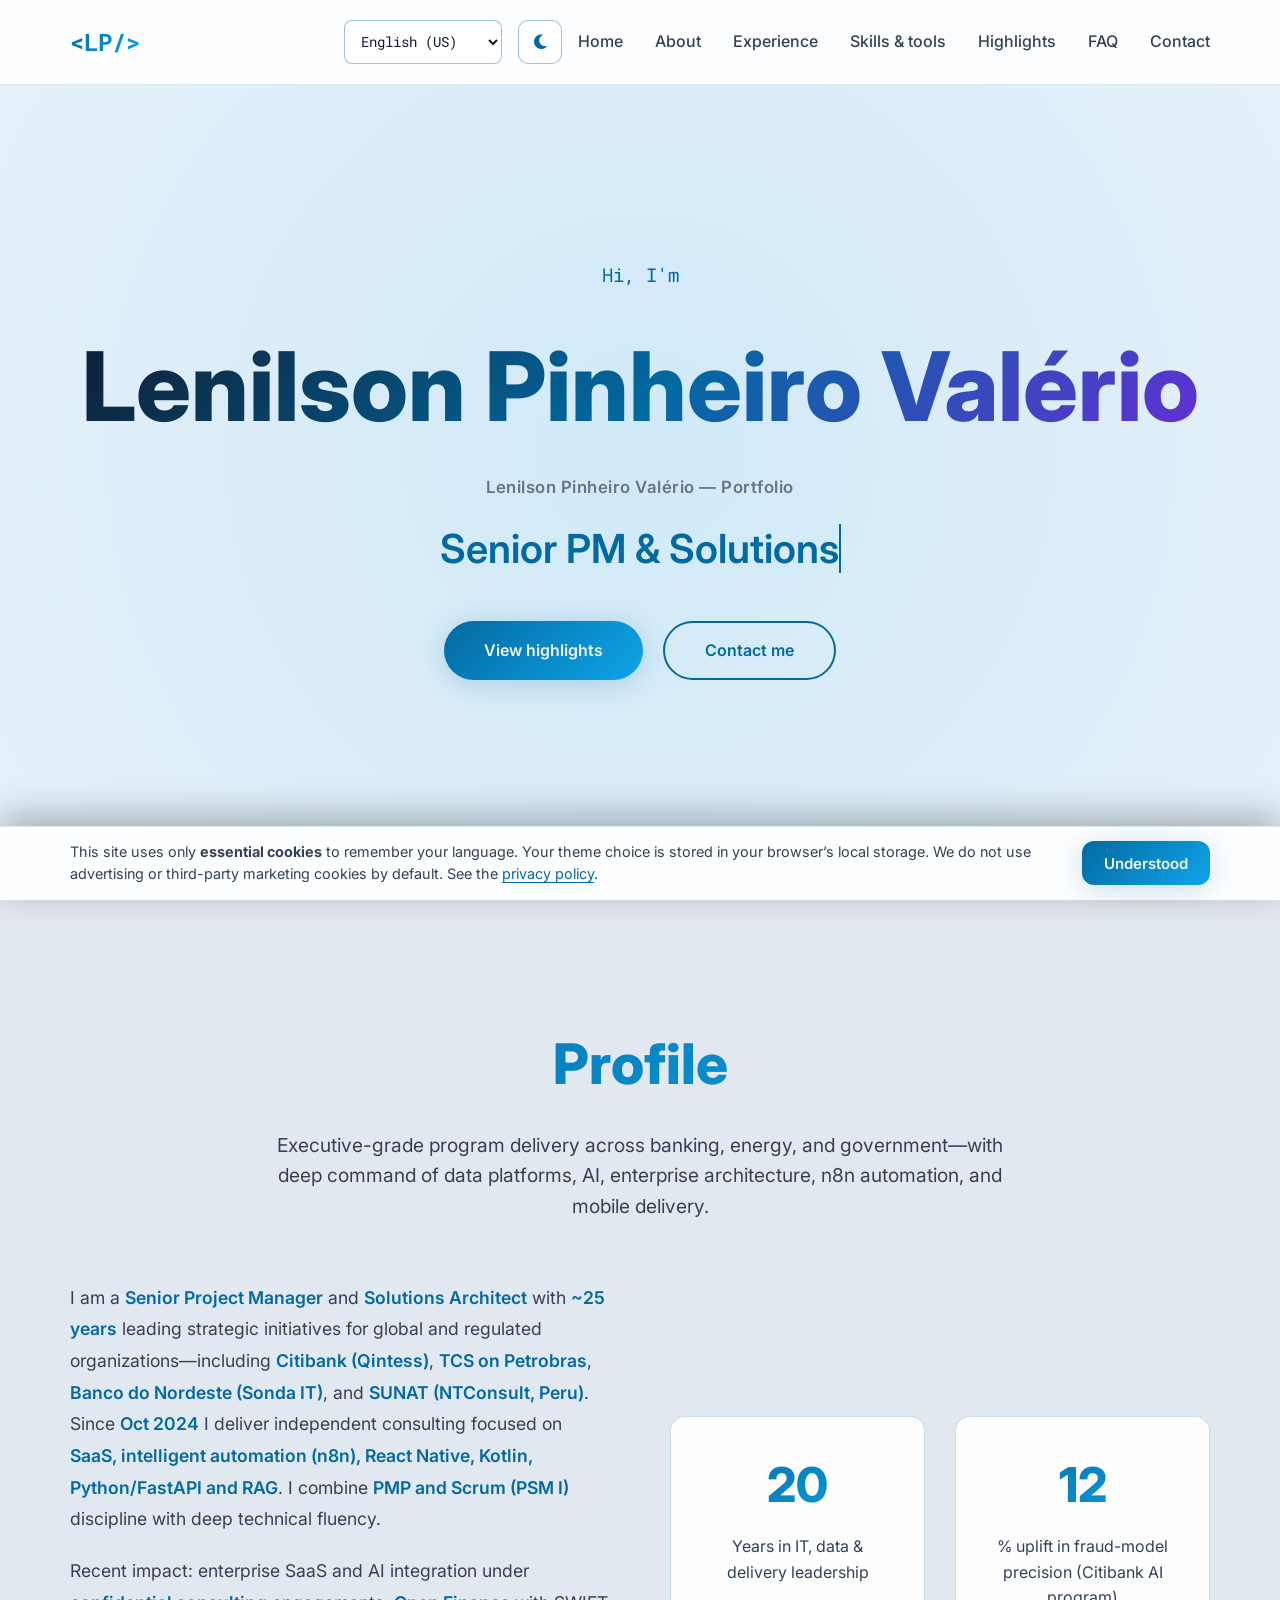
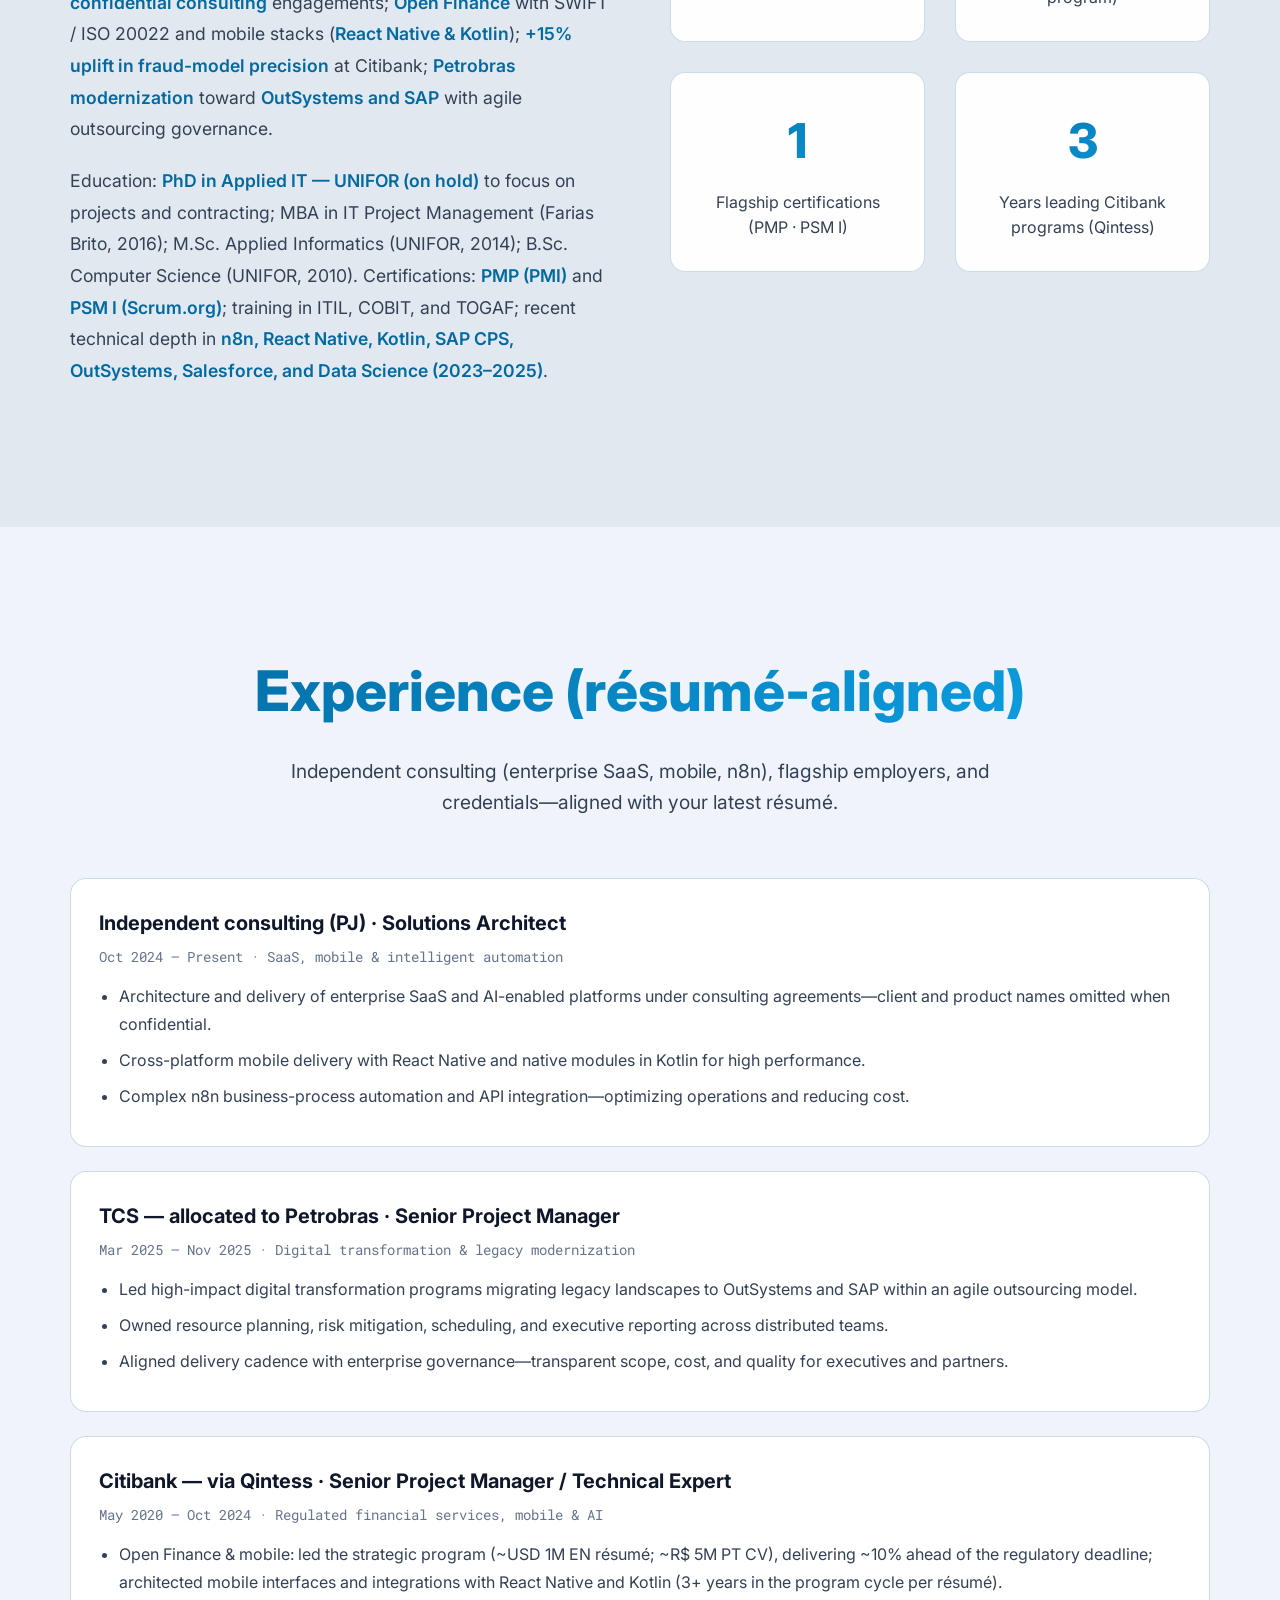
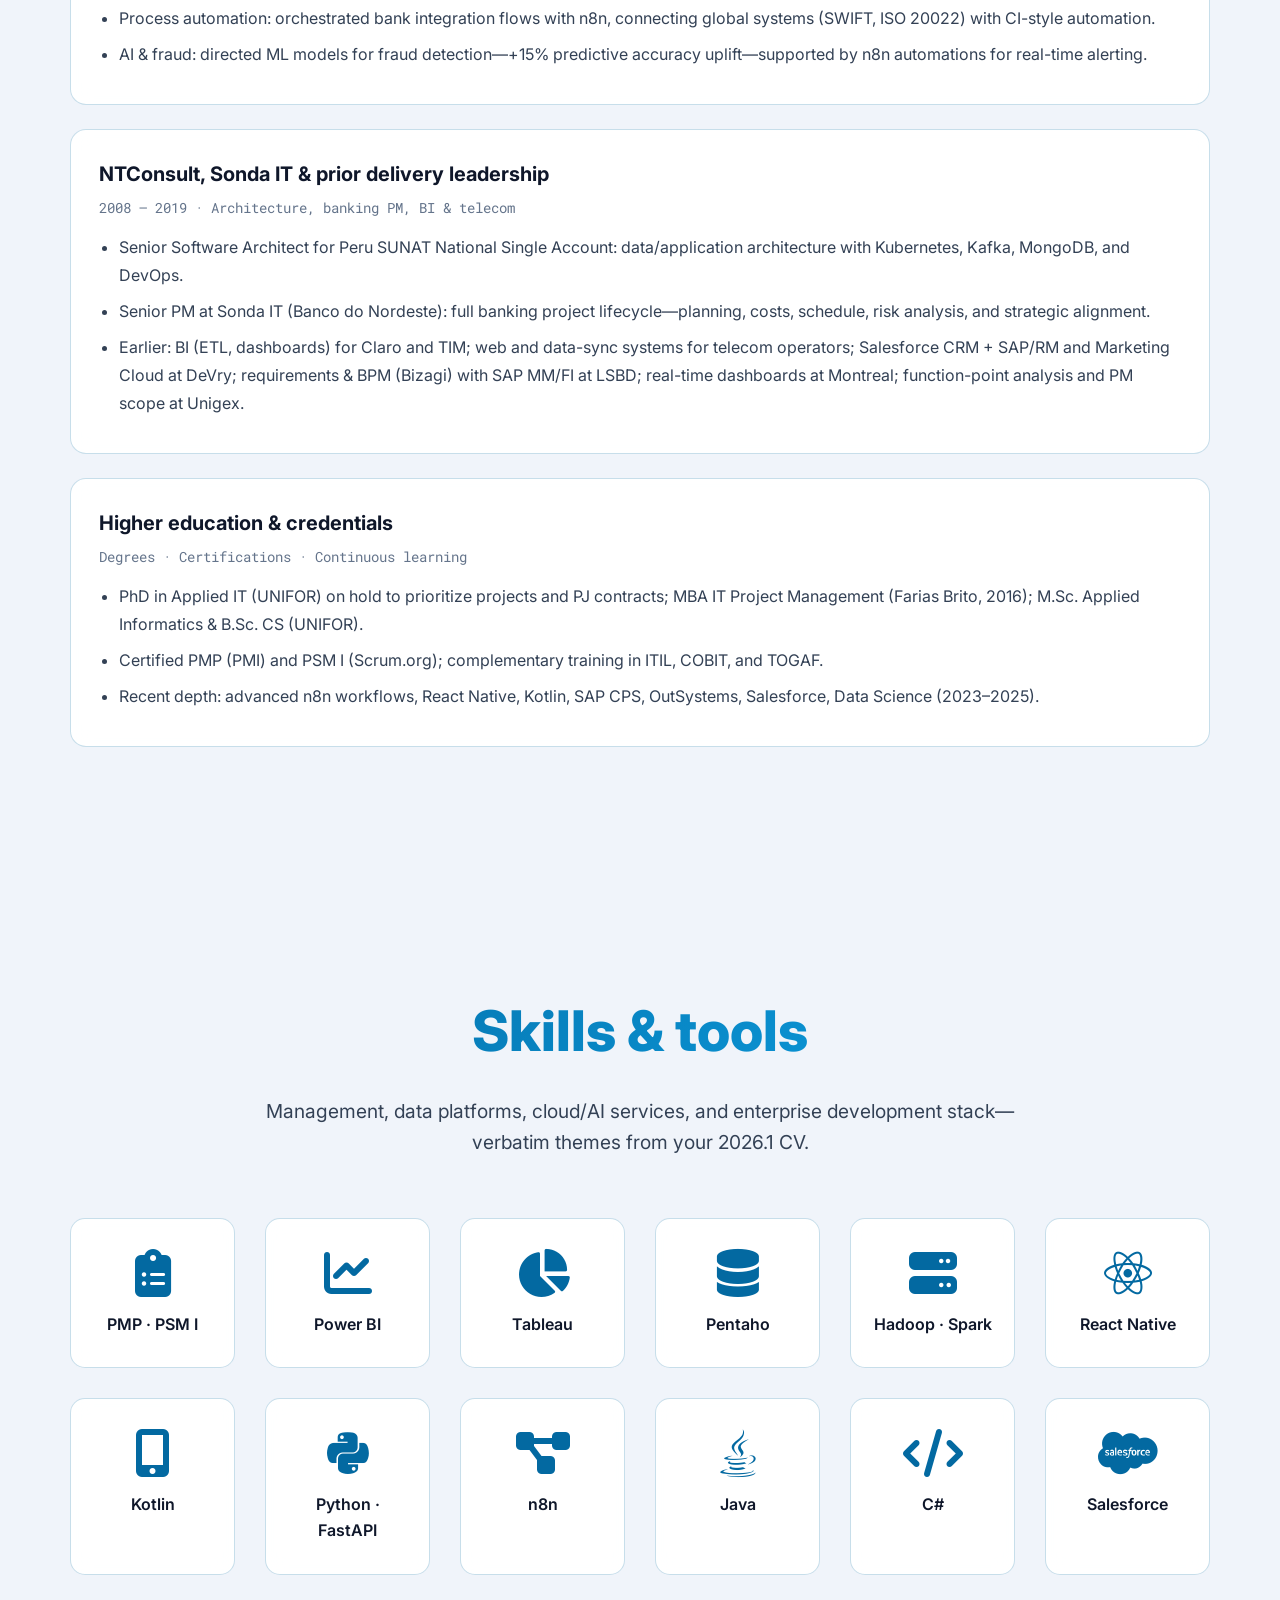
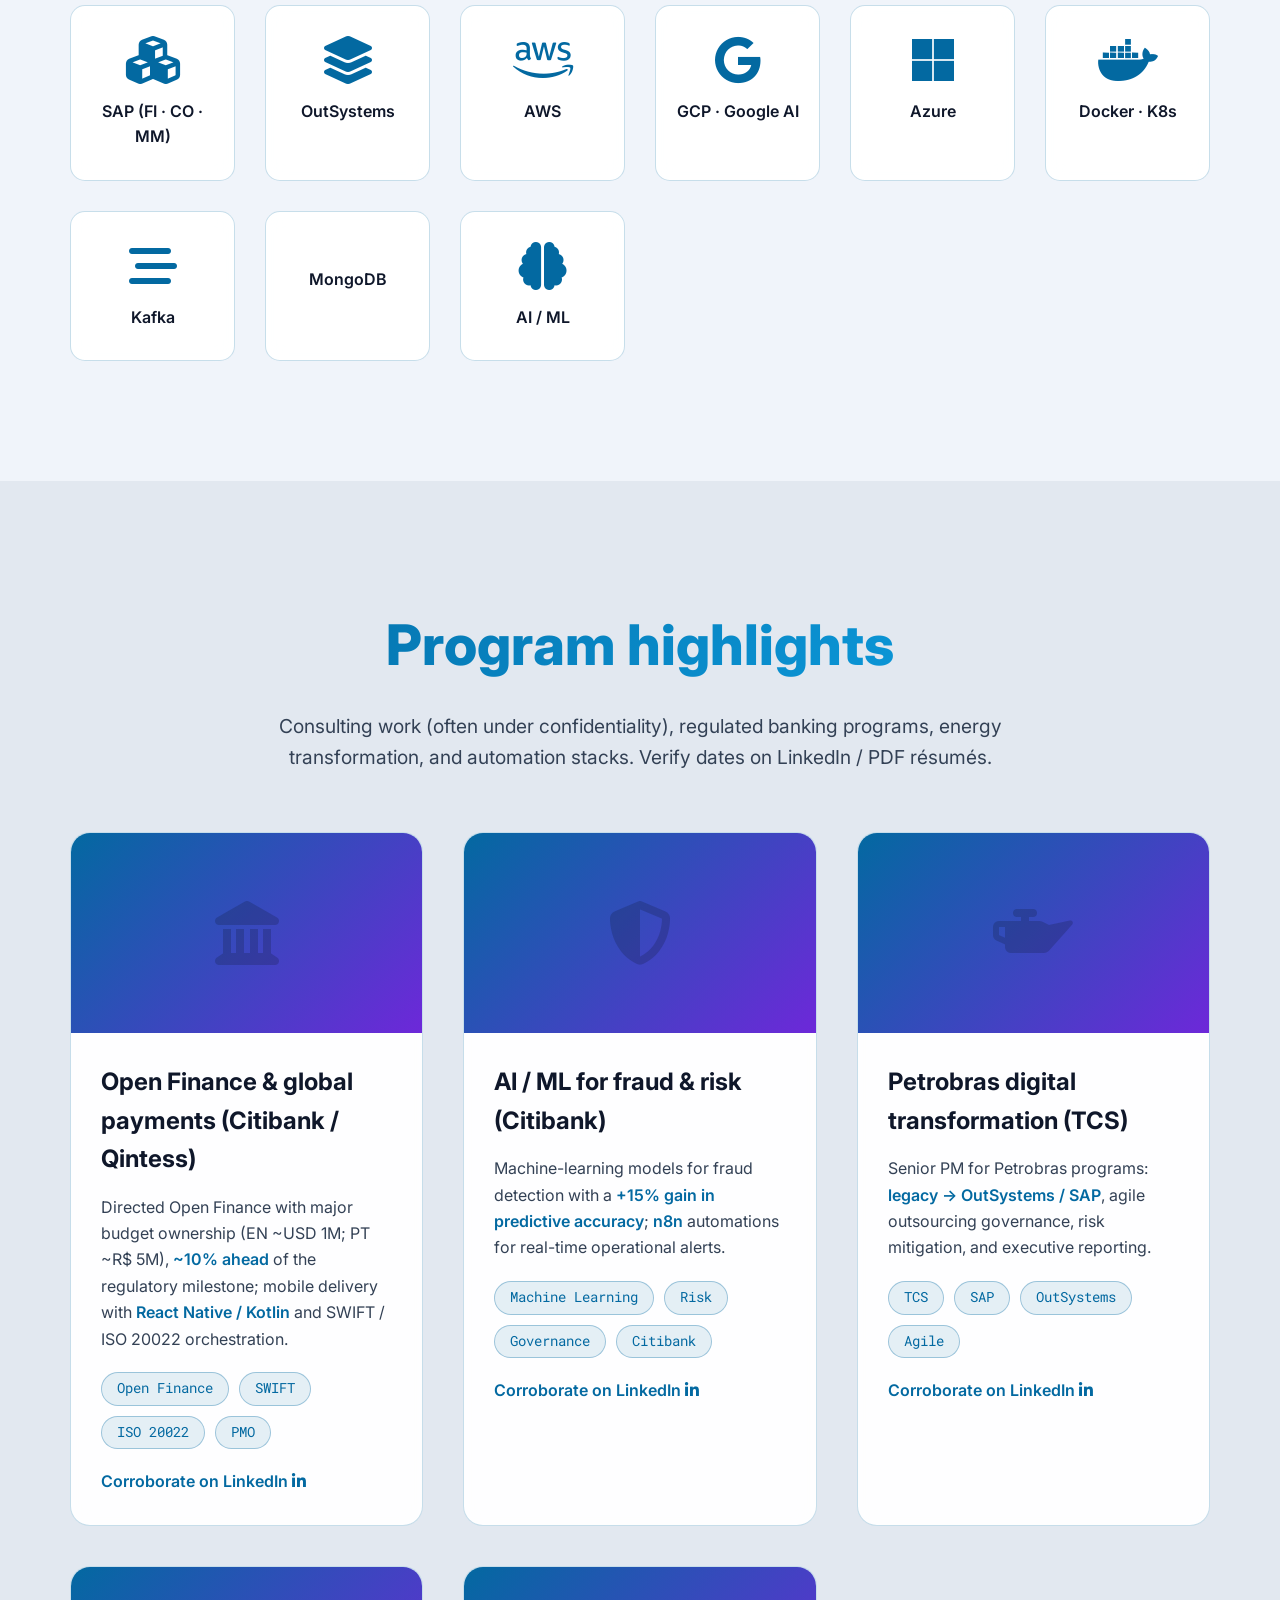
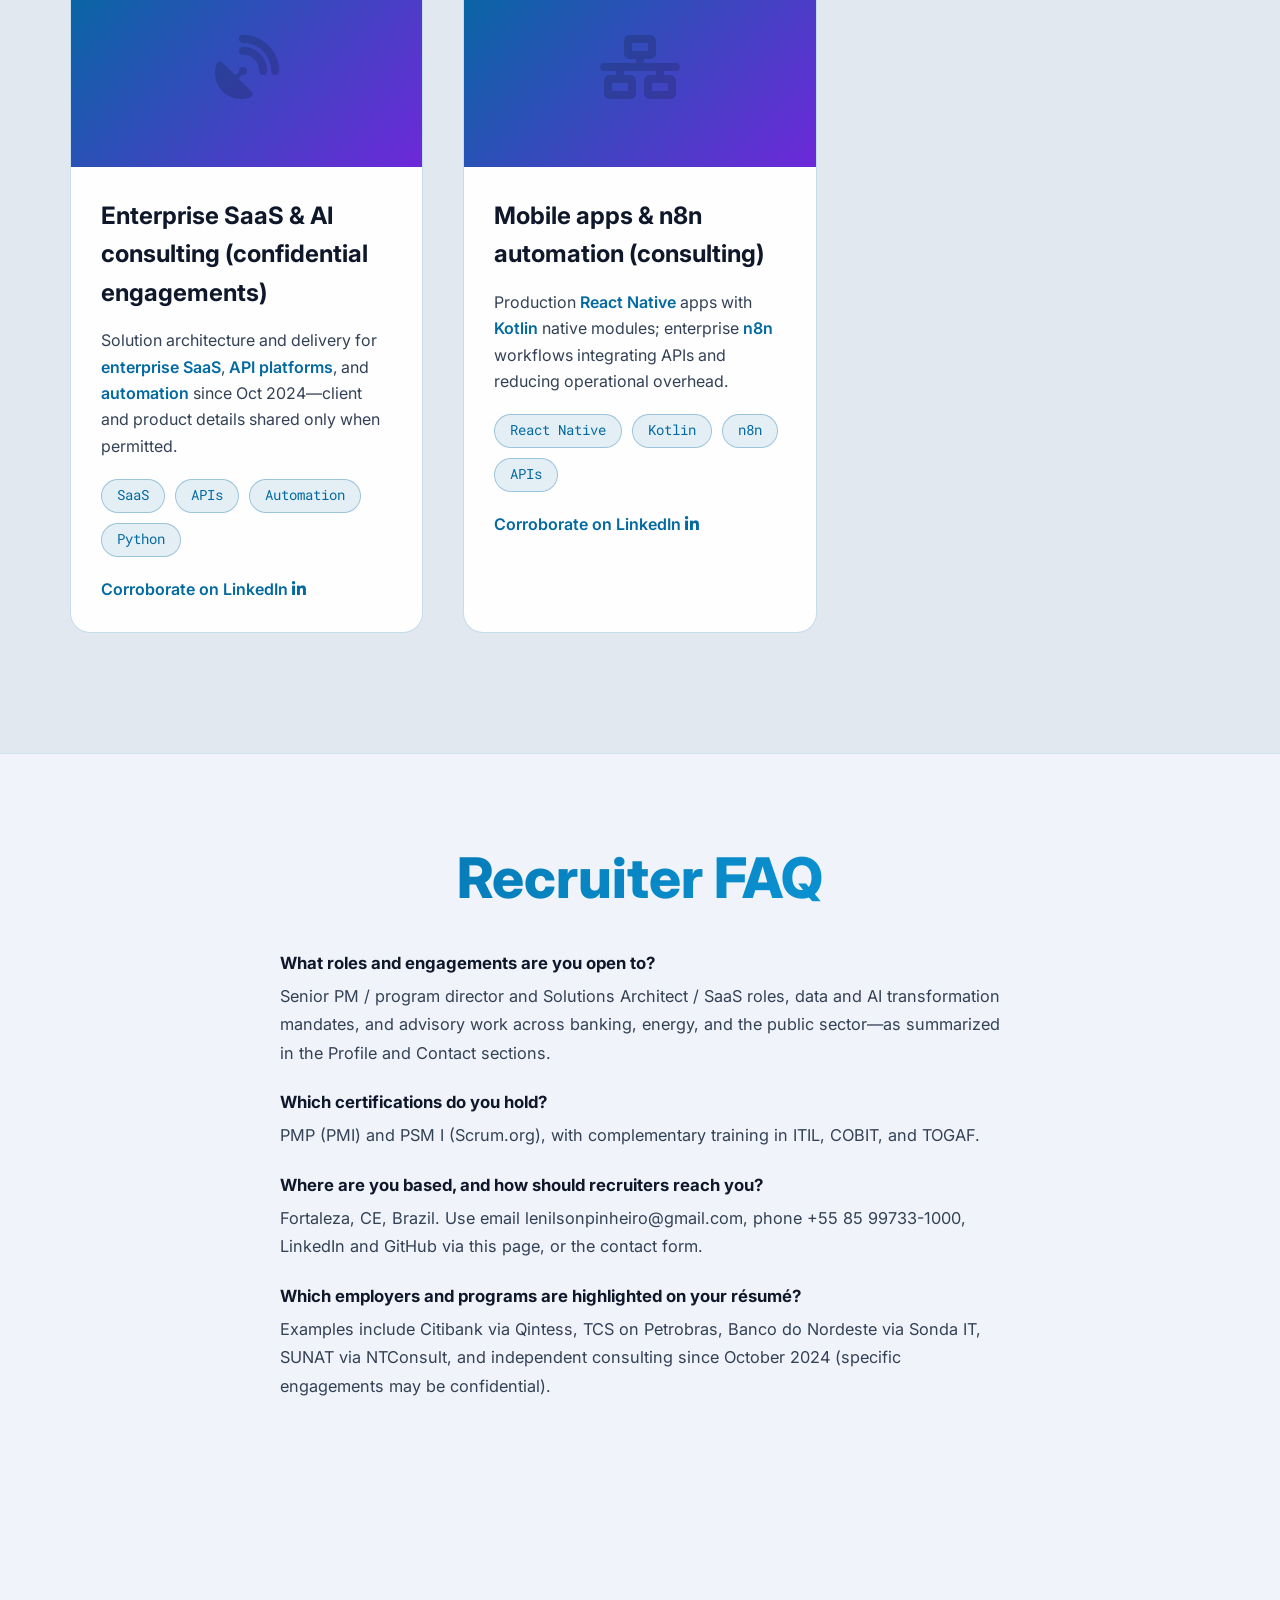
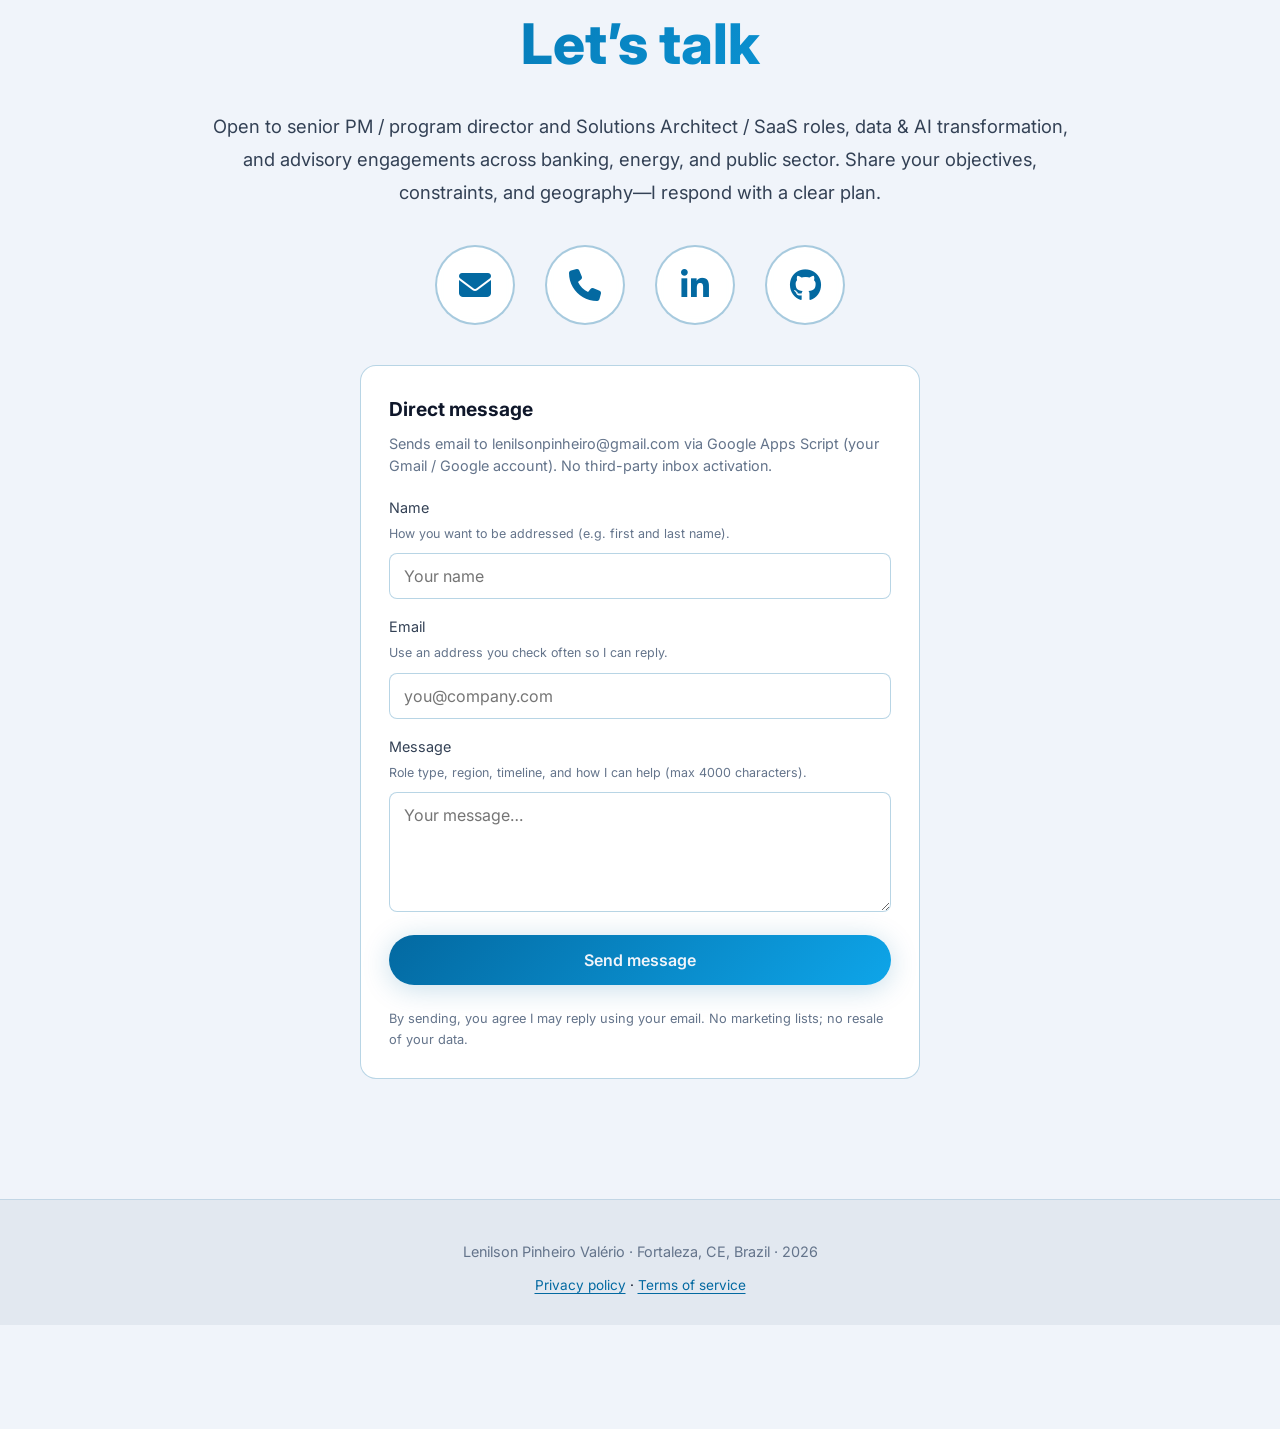
<file: index.html>
<!DOCTYPE html>
<html lang="en-US" class="portfolio-snap">
<head>
    <meta charset="UTF-8">
    <script>
    (function(){try{var k='portfolio_theme';var v=localStorage.getItem(k);var t=v==='light'||v==='dark'?v:(window.matchMedia('(prefers-color-scheme: light)').matches?'light':'dark');document.documentElement.setAttribute('data-theme',t);document.documentElement.style.colorScheme=t==='light'?'light':'dark';}catch(e){document.documentElement.setAttribute('data-theme','dark');document.documentElement.style.colorScheme='dark';}})();
    </script>
    <meta name="viewport" content="width=device-width, initial-scale=1.0, viewport-fit=cover">
    <meta name="robots" content="index, follow, max-image-preview:large, max-snippet:-1, max-video-preview:-1">
    <meta name="author" content="Lenilson Pinheiro Valério">
    <meta name="application-name" content="Lenilson Pinheiro Valério — Portfolio">
    <meta name="theme-color" content="#0a0a0f" id="theme-color-meta">
    <meta name="color-scheme" content="dark light">
    <meta name="mobile-web-app-capable" content="yes">
    <meta name="apple-mobile-web-app-capable" content="yes">
    <meta id="apple-status-bar" name="apple-mobile-web-app-status-bar-style" content="black-translucent">
    <meta name="apple-mobile-web-app-title" content="Lenilson P.">
    <meta name="description" content="Senior PM &amp; Solutions Architect (~25 yrs): Citibank (Qintess), TCS/Petrobras, BNB, SUNAT. Since Oct 2024: consulting in enterprise SaaS, AI integration, mobile (React Native, Kotlin), n8n—client details often confidential. PMP · PSM I · Fortaleza — open to senior roles &amp; advisory.">
    <meta name="keywords" content="Lenilson Pinheiro Valério,Senior Project Manager,Solutions Architect,program director,technical program management,PMP,PSM I,n8n,React Native,Kotlin,FastAPI,RAG,Pentaho,SaaS,Open Finance,Citibank,Qintess,TCS,Petrobras,digital transformation,AI,Machine Learning,executive hiring,talent acquisition,enterprise SaaS">
    <title>Lenilson Pinheiro Valério — Portfolio · Senior PM &amp; Solutions Architect · Digital Transformation, Data &amp; AI</title>

    <link rel="canonical" id="canonical-link" href="https://lenilsonpinheiro.github.io/portfolio2026/">
    <link rel="alternate" hreflang="en-US" href="https://lenilsonpinheiro.github.io/portfolio2026/?lang=en">
    <link rel="alternate" hreflang="pt-BR" href="https://lenilsonpinheiro.github.io/portfolio2026/?lang=pt">
    <link rel="alternate" hreflang="es-ES" href="https://lenilsonpinheiro.github.io/portfolio2026/?lang=es">
    <link rel="alternate" hreflang="x-default" href="https://lenilsonpinheiro.github.io/portfolio2026/?lang=en">
    <link rel="me" href="https://www.linkedin.com/in/lenilsonpinheiro/">
    <link rel="me" href="https://github.com/LenilsonPinheiro">
    <link rel="alternate" type="text/plain" title="LLM and AI crawler index (llms.txt)" href="https://lenilsonpinheiro.github.io/portfolio2026/llms.txt">

    <!-- Ads / analytics (non-blocking): load tags after first paint. Example GTM — replace GTM-XXXX:
    <script>(function(w,d,s,l,i){w[l]=w[l]||[];w[l].push({'gtm.start':new Date().getTime(),event:'gtm.js'});var f=d.getElementsByTagName(s)[0],j=d.createElement(s),dl=l!='dataLayer'?'&l='+l:'';j.async=true;j.src='https://www.googletagmanager.com/gtm.js?id='+i+dl;f.parentNode.insertBefore(j,f);})(window,document,'script','dataLayer','GTM-XXXX');</script>
    Place <noscript><iframe src="https://www.googletagmanager.com/ns.html?id=GTM-XXXX" height="0" width="0" style="display:none;visibility:hidden"></iframe></noscript> right after <body> if you use GTM. -->

    <meta property="og:type" content="website">
    <meta property="og:url" content="https://lenilsonpinheiro.github.io/portfolio2026/">
    <meta property="og:site_name" content="Lenilson Pinheiro Valério — Portfolio">
    <meta property="og:title" content="Lenilson Pinheiro Valério — Portfolio · Senior PM &amp; Solutions Architect · Digital Transformation, Data &amp; AI">
    <meta property="og:description" content="Senior PM &amp; Solutions Architect (~25 yrs): Citibank (Qintess), TCS/Petrobras, BNB, SUNAT. Since Oct 2024: enterprise SaaS, AI integration, React Native, Kotlin, n8n—confidential clients when required. PMP · PSM I · Fortaleza — senior roles &amp; advisory.">
    <meta property="og:locale" content="en_US">
    <meta property="og:locale:alternate" content="pt_BR">
    <meta property="og:locale:alternate" content="es_ES">
    <meta property="og:image" content="https://avatars.githubusercontent.com/LenilsonPinheiro?v=4">
    <meta property="og:image:width" content="460">
    <meta property="og:image:height" content="460">
    <meta property="og:image:alt" content="Lenilson Pinheiro Valério — photo (GitHub profile)">
    <meta name="twitter:card" content="summary_large_image">
    <meta name="twitter:title" content="Lenilson Pinheiro Valério — Portfolio · Senior PM &amp; Solutions Architect · Digital Transformation, Data &amp; AI">
    <meta name="twitter:description" content="Senior PM &amp; Solutions Architect (~25 yrs): Citibank, TCS/Petrobras, BNB, SUNAT. Consulting: SaaS, AI, React Native, Kotlin, n8n (often confidential). PMP · PSM I · Fortaleza.">
    <meta name="twitter:image" content="https://avatars.githubusercontent.com/LenilsonPinheiro?v=4">

    <link rel="icon" href="favicon.svg" type="image/svg+xml">
    <link rel="icon" type="image/png" sizes="48x48" href="img/favicon-48.png">
    <link rel="icon" type="image/png" sizes="32x32" href="img/favicon-32.png">
    <link rel="icon" type="image/png" sizes="16x16" href="img/favicon-16.png">
    <link rel="icon" type="image/png" sizes="192x192" href="img/icon-192.png">
    <link rel="apple-touch-icon" href="img/apple-touch-icon.png">
    <link rel="manifest" href="site.webmanifest">

    <link rel="preconnect" href="https://fonts.googleapis.com">
    <link rel="preconnect" href="https://fonts.gstatic.com" crossorigin>
    <link rel="dns-prefetch" href="https://cdnjs.cloudflare.com">
    <link href="https://fonts.googleapis.com/css2?family=Inter:wght@300;400;500;600;700;800&family=Roboto+Mono:wght@400;500;700&display=swap" rel="stylesheet" media="print" onload="this.media='all'">
    <noscript><link href="https://fonts.googleapis.com/css2?family=Inter:wght@300;400;500;600;700;800&family=Roboto+Mono:wght@400;500;700&display=swap" rel="stylesheet"></noscript>
    <link rel="preload" href="css/site.css?v=20260510" as="style">
    <link rel="preload" href="js/i18n.js?v=20260510" as="script">
    <link rel="stylesheet" href="css/site.css?v=20260510">
    <link rel="stylesheet" href="https://cdnjs.cloudflare.com/ajax/libs/font-awesome/6.5.2/css/all.min.css" crossorigin="anonymous" referrerpolicy="no-referrer" media="print" onload="this.media='all'">
    <noscript><link rel="stylesheet" href="https://cdnjs.cloudflare.com/ajax/libs/font-awesome/6.5.2/css/all.min.css" crossorigin="anonymous"></noscript>

    <script type="application/ld+json" id="jsonld-person">
    {"@context":"https://schema.org","@type":"Person","name":"Lenilson Pinheiro Valério","url":"https://lenilsonpinheiro.github.io/portfolio2026/","email":"mailto:lenilsonpinheiro@gmail.com","telephone":"+55-85-99733-1000","sameAs":["https://www.linkedin.com/in/lenilsonpinheiro/","https://github.com/LenilsonPinheiro"],"jobTitle":"Senior Project Manager & Solutions Architect","description":"Senior PM & Solutions Architect (~25 yrs): Citibank (Qintess), TCS/Petrobras, BNB, SUNAT. Since Oct 2024: consulting in enterprise SaaS, AI integration, mobile (React Native, Kotlin), n8n—client details often confidential. PMP · PSM I · Fortaleza — open to senior roles & advisory.","knowsAbout":["Project Management","PMP","Scrum","n8n","React Native","Kotlin","FastAPI","RAG","Open Finance","Machine Learning","SAP","OutSystems","Salesforce","Power BI","Hadoop","Spark","AWS","Azure","GCP","Python","Java"],"address":{"@type":"PostalAddress","addressLocality":"Fortaleza","addressRegion":"CE","addressCountry":"BR"}}
    </script>
    <script type="application/ld+json" id="jsonld-website">
    {"@context":"https://schema.org","@type":"WebSite","name":"Lenilson Pinheiro Valério — Portfolio","url":"https://lenilsonpinheiro.github.io/portfolio2026/","inLanguage":["en-US","pt-BR","es-ES"],"author":{"@type":"Person","name":"Lenilson Pinheiro Valério","sameAs":["https://www.linkedin.com/in/lenilsonpinheiro/"]},"potentialAction":[{"@type":"ReadAction","target":"https://lenilsonpinheiro.github.io/portfolio2026/"},{"@type":"CommunicateAction","name":"Email regarding opportunities","target":{"@type":"EntryPoint","urlTemplate":"mailto:lenilsonpinheiro@gmail.com","actionPlatform":["http://schema.org/DesktopWebPosting","http://schema.org/MobileWebPosting"]}}]}
    </script>
    <script type="application/ld+json" id="jsonld-profile">
    {"@context":"https://schema.org","@type":"ProfilePage","mainEntity":{"@type":"Person","name":"Lenilson Pinheiro Valério","identifier":"https://www.linkedin.com/in/lenilsonpinheiro/","url":"https://lenilsonpinheiro.github.io/portfolio2026/"}}
    </script>
    <script type="application/ld+json" id="jsonld-about">{"@context":"https://schema.org","@type":"AboutPage","name":"Lenilson Pinheiro Valério — Portfolio","url":"https://lenilsonpinheiro.github.io/portfolio2026/","description":"Senior PM & Solutions Architect (~25 yrs): Citibank (Qintess), TCS/Petrobras, BNB, SUNAT. Since Oct 2024: consulting in enterprise SaaS, AI integration, mobile (React Native, Kotlin), n8n—client details often confidential. PMP · PSM I · Fortaleza — open to senior roles & advisory.","keywords":"Lenilson Pinheiro Valério,Senior Project Manager,Solutions Architect,program director,PMP,PSM I,n8n,React Native,Kotlin,FastAPI,RAG","inLanguage":"en-US","isPartOf":{"@type":"WebSite","url":"https://lenilsonpinheiro.github.io/portfolio2026/"}}</script>
    <script type="application/ld+json" id="jsonld-faq">{"@context":"https://schema.org","@type":"FAQPage","mainEntity":[{"@type":"Question","name":"What roles and engagements are you open to?","acceptedAnswer":{"@type":"Answer","text":"Senior PM / program director and Solutions Architect / SaaS roles, data and AI transformation mandates, and advisory work across banking, energy, and the public sector—as summarized in the Profile and Contact sections."}},{"@type":"Question","name":"Which certifications do you hold?","acceptedAnswer":{"@type":"Answer","text":"PMP (PMI) and PSM I (Scrum.org), with complementary training in ITIL, COBIT, and TOGAF."}},{"@type":"Question","name":"Where are you based, and how should recruiters reach you?","acceptedAnswer":{"@type":"Answer","text":"Fortaleza, CE, Brazil. Use email lenilsonpinheiro@gmail.com, phone +55 85 99733-1000, LinkedIn and GitHub via this page, or the contact form."}},{"@type":"Question","name":"Which employers and programs are highlighted on your résumé?","acceptedAnswer":{"@type":"Answer","text":"Examples include Citibank via Qintess, TCS on Petrobras, Banco do Nordeste via Sonda IT, SUNAT via NTConsult, and independent consulting since October 2024 (specific engagements may be confidential)."}}]}</script>
    <script type="application/ld+json" id="jsonld-webpage">{"@context":"https://schema.org","@type":"WebPage","@id":"https://lenilsonpinheiro.github.io/portfolio2026/#webpage","url":"https://lenilsonpinheiro.github.io/portfolio2026/","name":"Lenilson Pinheiro Valério — Portfolio · Senior PM & Solutions Architect · Digital Transformation, Data & AI","description":"Senior PM & Solutions Architect (~25 yrs): Citibank (Qintess), TCS/Petrobras, BNB, SUNAT. Since Oct 2024: consulting in enterprise SaaS, AI integration, mobile (React Native, Kotlin), n8n—client details often confidential. PMP · PSM I · Fortaleza — open to senior roles & advisory.","inLanguage":"en-US","isPartOf":{"@type":"WebSite","url":"https://lenilsonpinheiro.github.io/portfolio2026/","name":"Lenilson Pinheiro Valério — Portfolio"},"about":{"@type":"Person","name":"Lenilson Pinheiro Valério","url":"https://lenilsonpinheiro.github.io/portfolio2026/","sameAs":["https://www.linkedin.com/in/lenilsonpinheiro/","https://github.com/LenilsonPinheiro"]},"significantLink":["https://lenilsonpinheiro.github.io/portfolio2026/llms.txt","https://lenilsonpinheiro.github.io/portfolio2026/sitemap.xml"],"primaryImageOfPage":{"@type":"ImageObject","url":"https://avatars.githubusercontent.com/LenilsonPinheiro?v=4","width":460,"height":460}}</script>
</head>
<body>
    <a class="skip-link" href="#main" data-i18n="navSkip">Skip to main content</a>
    <!-- discovery-seeds: filled by js/i18n.js; <template> is not painted but remains in the HTML source for crawlers (same document for all clients). -->
    <template id="discovery-seeds"></template>

    <div class="loading-screen" id="loadingScreen" aria-hidden="true" data-i18n-title="loadingTitle">
        <div class="loader" role="status"></div>
    </div>

    <div class="custom-cursor" id="customCursor" aria-hidden="true"></div>

    <header>
        <nav id="navbar" aria-label="Primary">
            <div class="nav-container">
                <a href="#home" class="logo" aria-label="Lenilson Pinheiro Valério home" data-i18n-title="titleLogo">&lt;LP/&gt;</a>
                <div class="nav-right">
                    <div class="lang-switcher">
                        <label for="langSelect" data-i18n="langLabel">Language</label>
                        <select id="langSelect" aria-label="Language" data-i18n-title="titleLang">
                            <option value="en">English (US)</option>
                            <option value="pt">Português (BR)</option>
                            <option value="es">Español (ES)</option>
                        </select>
                    </div>
                    <div class="theme-switcher">
                        <button type="button" class="theme-toggle" id="themeToggle" aria-label="Switch to light theme" title="Light theme">
                            <i class="fas fa-sun" aria-hidden="true"></i>
                        </button>
                    </div>
                    <button type="button" class="mobile-menu-toggle" id="mobileMenuToggle" aria-expanded="false" aria-controls="navLinks" aria-label="Open menu">
                        <i class="fas fa-bars" aria-hidden="true"></i>
                    </button>
                    <ul class="nav-links" id="navLinks">
                        <li><a href="#home" data-i18n="navHome" data-i18n-title="titleNavHome">Home</a></li>
                        <li><a href="#about" data-i18n="navAbout" data-i18n-title="titleNavAbout">About</a></li>
                        <li><a href="#experience" data-i18n="navExperience" data-i18n-title="titleNavExperience">Experience</a></li>
                        <li><a href="#tech" data-i18n="navTech" data-i18n-title="titleNavTech">Stack</a></li>
                        <li><a href="#projects" data-i18n="navProjects" data-i18n-title="titleNavProjects">Projects</a></li>
                        <li><a href="#faq" data-i18n="navFaq" data-i18n-title="titleNavFaq">FAQ</a></li>
                        <li><a href="#contact" data-i18n="navContact" data-i18n-title="titleNavContact">Contact</a></li>
                    </ul>
                </div>
            </div>
        </nav>
    </header>

    <main id="main">
        <section class="hero" id="home" aria-labelledby="hero-name">
            <div class="hero-content">
                <p class="hero-greeting" data-i18n="heroGreeting">Hi, I'm</p>
                <h1 class="hero-name" id="hero-name">Lenilson Pinheiro Valério</h1>
                <p class="hero-site-application-name">Lenilson Pinheiro Valério — Portfolio</p>
                <h2 class="hero-title">
                    <span class="typing-effect" id="typingText" aria-live="polite"></span>
                </h2>
                <div class="hero-cta">
                    <a href="#projects" class="btn btn-primary" data-i18n="heroCtaPrimary" data-i18n-title="titleHeroPrimary">View projects</a>
                    <a href="#contact" class="btn btn-secondary" data-i18n="heroCtaSecondary" data-i18n-title="titleHeroSecondary">Contact me</a>
                </div>
            </div>
        </section>

        <section class="about" id="about" aria-labelledby="about-title">
            <div class="container">
                <h2 class="section-title reveal" id="about-title" data-i18n="aboutTitle">Profile</h2>
                <p class="section-subtitle reveal" data-i18n="aboutSubtitle">Executive-grade program delivery across banking, energy, and government—with deep command of data platforms, AI, enterprise architecture, n8n automation, and mobile delivery.</p>
                <div class="about-content">
                    <div class="about-text reveal">
                        <p data-i18n="aboutP1" data-i18n-html="1">I am a <span class="highlight">Senior Project Manager</span> and <span class="highlight">Solutions Architect</span> with <span class="highlight">~25 years</span> leading strategic initiatives for global and regulated organizations—including <span class="highlight">Citibank (Qintess)</span>, <span class="highlight">TCS on Petrobras</span>, <span class="highlight">Banco do Nordeste (Sonda IT)</span>, and <span class="highlight">SUNAT (NTConsult, Peru)</span>. Since <span class="highlight">Oct 2024</span> I deliver independent consulting focused on <span class="highlight">SaaS, intelligent automation (n8n), React Native, Kotlin, Python/FastAPI and RAG</span>. I combine <span class="highlight">PMP and Scrum (PSM I)</span> discipline with deep technical fluency.</p>
                        <p data-i18n="aboutP2" data-i18n-html="1">Recent impact: enterprise SaaS and AI integration under <span class="highlight">confidential consulting</span> engagements; <span class="highlight">Open Finance</span> with SWIFT / ISO 20022 and mobile stacks (<span class="highlight">React Native &amp; Kotlin</span>); <span class="highlight">+15% uplift in fraud-model precision</span> at Citibank; <span class="highlight">Petrobras modernization</span> toward <span class="highlight">OutSystems and SAP</span> with agile outsourcing governance.</p>
                        <p data-i18n="aboutP3" data-i18n-html="1">Education: <span class="highlight">PhD in Applied IT — UNIFOR (on hold)</span> to focus on projects and contracting; MBA in IT Project Management (Farias Brito, 2016); M.Sc. Applied Informatics (UNIFOR, 2014); B.Sc. Computer Science (UNIFOR, 2010). Certifications: <span class="highlight">PMP (PMI)</span> and <span class="highlight">PSM I (Scrum.org)</span>; training in ITIL, COBIT, and TOGAF; recent technical depth in <span class="highlight">n8n, React Native, Kotlin, SAP CPS, OutSystems, Salesforce, and Data Science (2023–2025)</span>.</p>
                    </div>
                    <aside class="about-stats reveal" aria-label="Highlights">
                        <div class="stat-card" data-i18n-title="titleStat1" tabindex="0" role="group">
                            <span class="stat-number" data-target="25">0</span>
                            <span class="stat-label" data-i18n="statProjects">Years in IT, data & delivery leadership</span>
                        </div>
                        <div class="stat-card" data-i18n-title="titleStat2" tabindex="0" role="group">
                            <span class="stat-number" data-target="15">0</span>
                            <span class="stat-label" data-i18n="statYears">% uplift in fraud-model precision (Citibank AI program)</span>
                        </div>
                        <div class="stat-card" data-i18n-title="titleStat3" tabindex="0" role="group">
                            <span class="stat-number" data-target="2">0</span>
                            <span class="stat-label" data-i18n="statClients">Flagship certifications (PMP · PSM I)</span>
                        </div>
                        <div class="stat-card" data-i18n-title="titleStat4" tabindex="0" role="group">
                            <span class="stat-number" data-target="4">0</span>
                            <span class="stat-label" data-i18n="statTech">Years leading Citibank programs (Qintess)</span>
                        </div>
                    </aside>
                </div>
            </div>
        </section>

        <section class="experience" id="experience" aria-labelledby="exp-title">
            <div class="container">
                <h2 class="section-title reveal" id="exp-title" data-i18n="expTitle">Experience (résumé-aligned)</h2>
                <p class="section-subtitle reveal" data-i18n="expSubtitle">Independent consulting (enterprise SaaS, mobile, n8n), flagship employers, and credentials—aligned with your latest résumé.</p>
                <div class="timeline">
                    <article class="exp-card reveal">
                        <h3 class="exp-role" data-i18n="exp1Role">Independent consulting (PJ) · Solutions Architect</h3>
                        <p class="exp-meta" data-i18n="exp1Meta">Oct 2024 – Present · SaaS, mobile &amp; intelligent automation</p>
                        <ul class="exp-list">
                            <li data-i18n="exp1b1" data-i18n-html="1">Architecture and delivery of <span class="highlight">enterprise SaaS and AI-enabled platforms</span> under consulting agreements—<span class="highlight">client and product names omitted when confidential</span>.</li>
                            <li data-i18n="exp1b2" data-i18n-html="1">Cross-platform mobile delivery with <span class="highlight">React Native</span> and native modules in <span class="highlight">Kotlin</span> for high performance.</li>
                            <li data-i18n="exp1b3" data-i18n-html="1">Complex <span class="highlight">n8n</span> business-process automation and API integration—optimizing operations and reducing cost.</li>
                        </ul>
                    </article>
                    <article class="exp-card reveal">
                        <h3 class="exp-role" data-i18n="exp2Role">TCS — allocated to Petrobras · Senior Project Manager</h3>
                        <p class="exp-meta" data-i18n="exp2Meta">Mar 2025 – Nov 2025 · Digital transformation &amp; legacy modernization</p>
                        <ul class="exp-list">
                            <li data-i18n="exp2b1" data-i18n-html="1">Led high-impact digital transformation programs migrating legacy landscapes to <span class="highlight">OutSystems and SAP</span> within an agile outsourcing model.</li>
                            <li data-i18n="exp2b2" data-i18n-html="1">Owned resource planning, risk mitigation, scheduling, and executive reporting across distributed teams.</li>
                            <li data-i18n="exp2b3" data-i18n-html="1">Aligned delivery cadence with enterprise governance—transparent scope, cost, and quality for executives and partners.</li>
                        </ul>
                    </article>
                    <article class="exp-card reveal">
                        <h3 class="exp-role" data-i18n="exp3Role">Citibank — via Qintess · Senior Project Manager / Technical Expert</h3>
                        <p class="exp-meta" data-i18n="exp3Meta">May 2020 – Oct 2024 · Regulated financial services, mobile &amp; AI</p>
                        <ul class="exp-list">
                            <li data-i18n="exp3b1" data-i18n-html="1">Open Finance &amp; mobile: led the strategic program (<span class="highlight">~USD 1M</span> EN résumé; <span class="highlight">~R$ 5M</span> PT CV), delivering <span class="highlight">~10%</span> ahead of the regulatory deadline; architected mobile interfaces and integrations with <span class="highlight">React Native and Kotlin</span> (3+ years in the program cycle per résumé).</li>
                            <li data-i18n="exp3b2" data-i18n-html="1">Process automation: orchestrated bank integration flows with <span class="highlight">n8n</span>, connecting global systems (<span class="highlight">SWIFT, ISO 20022</span>) with CI-style automation.</li>
                            <li data-i18n="exp3b3" data-i18n-html="1">AI &amp; fraud: directed ML models for fraud detection—<span class="highlight">+15%</span> predictive accuracy uplift—supported by <span class="highlight">n8n</span> automations for real-time alerting.</li>
                        </ul>
                    </article>
                    <article class="exp-card reveal">
                        <h3 class="exp-role" data-i18n="exp4Role">NTConsult, Sonda IT &amp; prior delivery leadership</h3>
                        <p class="exp-meta" data-i18n="exp4Meta">2008 – 2019 · Architecture, banking PM, BI &amp; telecom</p>
                        <ul class="exp-list">
                            <li data-i18n="exp4b1" data-i18n-html="1">Senior Software Architect for Peru SUNAT National Single Account: data/application architecture with Kubernetes, Kafka, MongoDB, and DevOps.</li>
                            <li data-i18n="exp4b2" data-i18n-html="1">Senior PM at Sonda IT (Banco do Nordeste): full banking project lifecycle—planning, costs, schedule, risk analysis, and strategic alignment.</li>
                            <li data-i18n="exp4b3" data-i18n-html="1">Earlier: BI (ETL, dashboards) for Claro and TIM; web and data-sync systems for telecom operators; Salesforce CRM + SAP/RM and Marketing Cloud at DeVry; requirements &amp; BPM (Bizagi) with SAP MM/FI at LSBD; real-time dashboards at Montreal; function-point analysis and PM scope at Unigex.</li>
                        </ul>
                    </article>
                    <article class="exp-card reveal">
                        <h3 class="exp-role" data-i18n="exp5Role">Higher education &amp; credentials</h3>
                        <p class="exp-meta" data-i18n="exp5Meta">Degrees · Certifications · Continuous learning</p>
                        <ul class="exp-list">
                            <li data-i18n="exp5b1" data-i18n-html="1">PhD in Applied IT (UNIFOR) <span class="highlight">on hold</span> to prioritize projects and PJ contracts; MBA IT Project Management (Farias Brito, 2016); M.Sc. Applied Informatics &amp; B.Sc. CS (UNIFOR).</li>
                            <li data-i18n="exp5b2" data-i18n-html="1">Certified <span class="highlight">PMP (PMI)</span> and <span class="highlight">PSM I (Scrum.org)</span>; complementary training in ITIL, COBIT, and TOGAF.</li>
                            <li data-i18n="exp5b3" data-i18n-html="1">Recent depth: advanced <span class="highlight">n8n</span> workflows, <span class="highlight">React Native</span>, <span class="highlight">Kotlin</span>, SAP CPS, OutSystems, Salesforce, Data Science (2023–2025).</li>
                        </ul>
                    </article>
                </div>
            </div>
        </section>

        <section class="tech" id="tech" aria-labelledby="tech-title">
            <div class="container">
                <h2 class="section-title reveal" id="tech-title" data-i18n="techTitle">Skills &amp; tools</h2>
                <p class="section-subtitle reveal" data-i18n="techSubtitle">Management, data platforms, cloud/AI services, and enterprise development stack—verbatim themes from your 2026.1 CV.</p>
                <div class="tech-grid" role="list">
                    <div class="tech-card reveal" role="listitem" data-i18n-title="titleTechCard" tabindex="0"><i class="fas fa-clipboard-list tech-icon" aria-hidden="true"></i><div class="tech-name">PMP · PSM I</div></div>
                    <div class="tech-card reveal" role="listitem" data-i18n-title="titleTechCard" tabindex="0"><i class="fas fa-chart-line tech-icon" aria-hidden="true"></i><div class="tech-name">Power BI</div></div>
                    <div class="tech-card reveal" role="listitem" data-i18n-title="titleTechCard" tabindex="0"><i class="fas fa-chart-pie tech-icon" aria-hidden="true"></i><div class="tech-name">Tableau</div></div>
                    <div class="tech-card reveal" role="listitem" data-i18n-title="titleTechCard" tabindex="0"><i class="fas fa-database tech-icon" aria-hidden="true"></i><div class="tech-name">Pentaho</div></div>
                    <div class="tech-card reveal" role="listitem" data-i18n-title="titleTechCard" tabindex="0"><i class="fas fa-server tech-icon" aria-hidden="true"></i><div class="tech-name">Hadoop · Spark</div></div>
                    <div class="tech-card reveal" role="listitem" data-i18n-title="titleTechCard" tabindex="0"><i class="fab fa-react tech-icon" aria-hidden="true"></i><div class="tech-name">React Native</div></div>
                    <div class="tech-card reveal" role="listitem" data-i18n-title="titleTechCard" tabindex="0"><i class="fas fa-mobile-screen-button tech-icon" aria-hidden="true"></i><div class="tech-name">Kotlin</div></div>
                    <div class="tech-card reveal" role="listitem" data-i18n-title="titleTechCard" tabindex="0"><i class="fab fa-python tech-icon" aria-hidden="true"></i><div class="tech-name">Python · FastAPI</div></div>
                    <div class="tech-card reveal" role="listitem" data-i18n-title="titleTechCard" tabindex="0"><i class="fas fa-diagram-project tech-icon" aria-hidden="true"></i><div class="tech-name">n8n</div></div>
                    <div class="tech-card reveal" role="listitem" data-i18n-title="titleTechCard" tabindex="0"><i class="fab fa-java tech-icon" aria-hidden="true"></i><div class="tech-name">Java</div></div>
                    <div class="tech-card reveal" role="listitem" data-i18n-title="titleTechCard" tabindex="0"><i class="fas fa-code tech-icon" aria-hidden="true"></i><div class="tech-name">C#</div></div>
                    <div class="tech-card reveal" role="listitem" data-i18n-title="titleTechCard" tabindex="0"><i class="fab fa-salesforce tech-icon" aria-hidden="true"></i><div class="tech-name">Salesforce</div></div>
                    <div class="tech-card reveal" role="listitem" data-i18n-title="titleTechCard" tabindex="0"><i class="fas fa-cubes tech-icon" aria-hidden="true"></i><div class="tech-name">SAP (FI · CO · MM)</div></div>
                    <div class="tech-card reveal" role="listitem" data-i18n-title="titleTechCard" tabindex="0"><i class="fas fa-layer-group tech-icon" aria-hidden="true"></i><div class="tech-name">OutSystems</div></div>
                    <div class="tech-card reveal" role="listitem" data-i18n-title="titleTechCard" tabindex="0"><i class="fab fa-aws tech-icon" aria-hidden="true"></i><div class="tech-name">AWS</div></div>
                    <div class="tech-card reveal" role="listitem" data-i18n-title="titleTechCard" tabindex="0"><i class="fab fa-google tech-icon" aria-hidden="true"></i><div class="tech-name">GCP · Google AI</div></div>
                    <div class="tech-card reveal" role="listitem" data-i18n-title="titleTechCard" tabindex="0"><i class="fab fa-microsoft tech-icon" aria-hidden="true"></i><div class="tech-name">Azure</div></div>
                    <div class="tech-card reveal" role="listitem" data-i18n-title="titleTechCard" tabindex="0"><i class="fab fa-docker tech-icon" aria-hidden="true"></i><div class="tech-name">Docker · K8s</div></div>
                    <div class="tech-card reveal" role="listitem" data-i18n-title="titleTechCard" tabindex="0"><i class="fas fa-stream tech-icon" aria-hidden="true"></i><div class="tech-name">Kafka</div></div>
                    <div class="tech-card reveal" role="listitem" data-i18n-title="titleTechCard" tabindex="0"><i class="fab fa-mongodb tech-icon" aria-hidden="true"></i><div class="tech-name">MongoDB</div></div>
                    <div class="tech-card reveal" role="listitem" data-i18n-title="titleTechCard" tabindex="0"><i class="fas fa-brain tech-icon" aria-hidden="true"></i><div class="tech-name">AI / ML</div></div>
                </div>
            </div>
        </section>

        <section class="projects" id="projects" aria-labelledby="projects-title">
            <div class="container">
                <h2 class="section-title reveal" id="projects-title" data-i18n="projTitle">Program highlights</h2>
                <p class="section-subtitle reveal" data-i18n="projSubtitle">Consulting work (often under confidentiality), regulated banking programs, energy transformation, and automation stacks. Verify dates on LinkedIn / PDF résumés.</p>
                <div class="projects-grid">
                    <article class="project-card reveal" data-i18n-title="titleProjectCard" tabindex="0">
                        <div class="project-image" aria-hidden="true"><i class="fas fa-landmark"></i></div>
                        <div class="project-content">
                            <h3 class="project-title" data-i18n="proj1Title">Open Finance &amp; global payments (Citibank / Qintess)</h3>
                            <p class="project-description" data-i18n="proj1Desc" data-i18n-html="1">Directed Open Finance with major budget ownership (EN ~USD 1M; PT ~R$ 5M), <span class="highlight">~10% ahead</span> of the regulatory milestone; mobile delivery with <span class="highlight">React Native / Kotlin</span> and SWIFT / ISO 20022 orchestration.</p>
                            <div class="project-tech" aria-label="Technologies">
                                <span class="tech-tag">Open Finance</span>
                                <span class="tech-tag">SWIFT</span>
                                <span class="tech-tag">ISO 20022</span>
                                <span class="tech-tag">PMO</span>
                            </div>
                            <a href="https://www.linkedin.com/in/lenilsonpinheiro/" target="_blank" rel="noopener noreferrer" class="project-link" data-i18n-title="titleLinkedIn"><span data-i18n="projCta" data-i18n-html="1">Corroborate on LinkedIn <i class="fab fa-linkedin-in" aria-hidden="true"></i></span></a>
                        </div>
                    </article>
                    <article class="project-card reveal" data-i18n-title="titleProjectCard" tabindex="0">
                        <div class="project-image" aria-hidden="true"><i class="fas fa-shield-alt"></i></div>
                        <div class="project-content">
                            <h3 class="project-title" data-i18n="proj2Title">AI / ML for fraud &amp; risk (Citibank)</h3>
                            <p class="project-description" data-i18n="proj2Desc" data-i18n-html="1">Machine-learning models for fraud detection with a <span class="highlight">+15% gain in predictive accuracy</span>; <span class="highlight">n8n</span> automations for real-time operational alerts.</p>
                            <div class="project-tech" aria-label="Technologies">
                                <span class="tech-tag">Machine Learning</span>
                                <span class="tech-tag">Risk</span>
                                <span class="tech-tag">Governance</span>
                                <span class="tech-tag">Citibank</span>
                            </div>
                            <a href="https://www.linkedin.com/in/lenilsonpinheiro/" target="_blank" rel="noopener noreferrer" class="project-link" data-i18n-title="titleLinkedIn"><span data-i18n="projCta" data-i18n-html="1">Corroborate on LinkedIn <i class="fab fa-linkedin-in" aria-hidden="true"></i></span></a>
                        </div>
                    </article>
                    <article class="project-card reveal" data-i18n-title="titleProjectCard" tabindex="0">
                        <div class="project-image" aria-hidden="true"><i class="fas fa-oil-can"></i></div>
                        <div class="project-content">
                            <h3 class="project-title" data-i18n="proj3Title">Petrobras digital transformation (TCS)</h3>
                            <p class="project-description" data-i18n="proj3Desc" data-i18n-html="1">Senior PM for Petrobras programs: <span class="highlight">legacy → OutSystems / SAP</span>, agile outsourcing governance, risk mitigation, and executive reporting.</p>
                            <div class="project-tech" aria-label="Technologies">
                                <span class="tech-tag">TCS</span>
                                <span class="tech-tag">SAP</span>
                                <span class="tech-tag">OutSystems</span>
                                <span class="tech-tag">Agile</span>
                            </div>
                            <a href="https://www.linkedin.com/in/lenilsonpinheiro/" target="_blank" rel="noopener noreferrer" class="project-link" data-i18n-title="titleLinkedIn"><span data-i18n="projCta" data-i18n-html="1">Corroborate on LinkedIn <i class="fab fa-linkedin-in" aria-hidden="true"></i></span></a>
                        </div>
                    </article>
                    <article class="project-card reveal" data-i18n-title="titleProjectCard" tabindex="0">
                        <div class="project-image" aria-hidden="true"><i class="fas fa-satellite-dish"></i></div>
                        <div class="project-content">
                            <h3 class="project-title" data-i18n="proj4Title">Enterprise SaaS &amp; AI consulting (confidential engagements)</h3>
                            <p class="project-description" data-i18n="proj4Desc" data-i18n-html="1">Solution architecture and delivery for <span class="highlight">enterprise SaaS</span>, <span class="highlight">API platforms</span>, and <span class="highlight">automation</span> since Oct 2024—client and product details shared only when permitted.</p>
                            <div class="project-tech" aria-label="Technologies">
                                <span class="tech-tag">SaaS</span>
                                <span class="tech-tag">APIs</span>
                                <span class="tech-tag">Automation</span>
                                <span class="tech-tag">Python</span>
                            </div>
                            <a href="https://www.linkedin.com/in/lenilsonpinheiro/" target="_blank" rel="noopener noreferrer" class="project-link" data-i18n-title="titleLinkedIn"><span data-i18n="projCta" data-i18n-html="1">Corroborate on LinkedIn <i class="fab fa-linkedin-in" aria-hidden="true"></i></span></a>
                        </div>
                    </article>
                    <article class="project-card reveal" data-i18n-title="titleProjectCard" tabindex="0">
                        <div class="project-image" aria-hidden="true"><i class="fas fa-network-wired"></i></div>
                        <div class="project-content">
                            <h3 class="project-title" data-i18n="proj5Title">Mobile apps &amp; n8n automation (consulting)</h3>
                            <p class="project-description" data-i18n="proj5Desc" data-i18n-html="1">Production <span class="highlight">React Native</span> apps with <span class="highlight">Kotlin</span> native modules; enterprise <span class="highlight">n8n</span> workflows integrating APIs and reducing operational overhead.</p>
                            <div class="project-tech" aria-label="Technologies">
                                <span class="tech-tag">React Native</span>
                                <span class="tech-tag">Kotlin</span>
                                <span class="tech-tag">n8n</span>
                                <span class="tech-tag">APIs</span>
                            </div>
                            <a href="https://www.linkedin.com/in/lenilsonpinheiro/" target="_blank" rel="noopener noreferrer" class="project-link" data-i18n-title="titleLinkedIn"><span data-i18n="projCta" data-i18n-html="1">Corroborate on LinkedIn <i class="fab fa-linkedin-in" aria-hidden="true"></i></span></a>
                        </div>
                    </article>
                </div>
            </div>
        </section>

        <section class="faq" id="faq" aria-labelledby="faq-title">
            <div class="container">
                <h2 class="section-title reveal" id="faq-title" data-i18n="faqTitle">Recruiter FAQ</h2>
                <dl class="faq-list reveal">
                    <dt data-i18n="faq1Q">What roles and engagements are you open to?</dt>
                    <dd data-i18n="faq1A">Senior PM / program director and Solutions Architect / SaaS roles, data and AI transformation mandates, and advisory work across banking, energy, and the public sector—as summarized in the Profile and Contact sections.</dd>
                    <dt data-i18n="faq2Q">Which certifications do you hold?</dt>
                    <dd data-i18n="faq2A">PMP (PMI) and PSM I (Scrum.org), with complementary training in ITIL, COBIT, and TOGAF.</dd>
                    <dt data-i18n="faq3Q">Where are you based, and how should recruiters reach you?</dt>
                    <dd data-i18n="faq3A">Fortaleza, CE, Brazil. Use email lenilsonpinheiro@gmail.com, phone +55 85 99733-1000, LinkedIn and GitHub via this page, or the contact form.</dd>
                    <dt data-i18n="faq4Q">Which employers and programs are highlighted on your résumé?</dt>
                    <dd data-i18n="faq4A">Examples include Citibank via Qintess, TCS on Petrobras, Banco do Nordeste via Sonda IT, SUNAT via NTConsult, and independent consulting since October 2024 (specific engagements may be confidential).</dd>
                </dl>
            </div>
        </section>

        <section class="contact" id="contact" aria-labelledby="contact-title">
            <div class="container">
                <div class="contact-content">
                    <h2 class="section-title reveal" id="contact-title" data-i18n="contactTitle">Let’s talk</h2>
                    <p class="contact-text reveal" data-i18n="contactLead" data-i18n-html="1">Open to <span class="highlight">senior PM / program director</span> and <span class="highlight">Solutions Architect / SaaS</span> roles, <span class="highlight">data &amp; AI transformation</span>, and advisory engagements across banking, energy, and public sector. Share your objectives, constraints, and geography—I respond with a clear plan.</p>
                    <div class="contact-links reveal" aria-label="Social profiles">
                        <a href="mailto:lenilsonpinheiro@gmail.com" class="contact-link" aria-label="Email lenilsonpinheiro@gmail.com" data-i18n-title="titleEmail"><i class="fas fa-envelope" aria-hidden="true"></i></a>
                        <a href="tel:+5585997331000" class="contact-link" aria-label="Phone +55 85 99733-1000" data-i18n-title="titlePhone"><i class="fas fa-phone" aria-hidden="true"></i></a>
                        <a href="https://www.linkedin.com/in/lenilsonpinheiro/" target="_blank" rel="noopener noreferrer" class="contact-link" aria-label="LinkedIn" data-i18n-title="titleLinkedIn"><i class="fab fa-linkedin-in" aria-hidden="true"></i></a>
                        <a href="https://github.com/LenilsonPinheiro" target="_blank" rel="noopener noreferrer" class="contact-link" aria-label="GitHub" data-i18n-title="titleGitHub"><i class="fab fa-github" aria-hidden="true"></i></a>
                    </div>

                    <div class="contact-form-wrap reveal" data-i18n-title="titleFormSection">
                        <h3 data-i18n="formTitle">Direct message</h3>
                        <p class="form-hint" data-i18n="formHint">Email via Google Apps Script</p>
                        <p id="formSuccess" class="form-alert form-alert-success" role="status" aria-live="polite" tabindex="-1" hidden></p>
                        <div id="formEndpointWarning" class="form-alert form-alert-warn" role="alert" tabindex="-1" hidden data-i18n="formNotConfigured"></div>
                        <form class="contact-form" method="POST" id="contactForm" action="#">
                            <input type="text" name="hp" class="hp-field" tabindex="-1" autocomplete="off" aria-hidden="true">

                            <div>
                                <label for="cf-name" data-i18n="labelName">Name</label>
                                <p id="hint-cf-name" class="field-hint" data-i18n="hintName"></p>
                                <input id="cf-name" name="name" type="text" autocomplete="name" required maxlength="120" aria-describedby="hint-cf-name" data-i18n-placeholder="phName">
                            </div>
                            <div>
                                <label for="cf-email" data-i18n="labelEmail">Email</label>
                                <p id="hint-cf-email" class="field-hint" data-i18n="hintEmail"></p>
                                <input id="cf-email" name="email" type="email" autocomplete="email" required maxlength="120" aria-describedby="hint-cf-email" data-i18n-placeholder="phEmail" inputmode="email">
                            </div>
                            <div>
                                <label for="cf-msg" data-i18n="labelMessage">Message</label>
                                <p id="hint-cf-msg" class="field-hint" data-i18n="hintMsg"></p>
                                <textarea id="cf-msg" name="message" required maxlength="4000" aria-describedby="hint-cf-msg" data-i18n-placeholder="phMsg"></textarea>
                            </div>
                            <button type="submit" class="btn btn-primary form-submit" data-i18n="labelSend" data-i18n-title="titleSubmit">Send message</button>
                            <p class="form-privacy" data-i18n="formPrivacy">Privacy note</p>
                        </form>
                    </div>
                </div>
            </div>
        </section>
    </main>

    <div id="cookieBanner" class="cookie-banner" role="region" data-i18n-aria-label="cookieBannerAria" aria-live="polite" hidden>
        <div class="cookie-banner-inner container">
            <p class="cookie-banner-text" data-i18n="cookieBannerText" data-i18n-html="1"></p>
            <button type="button" class="btn btn-primary cookie-banner-accept" id="cookieAccept" data-i18n="cookieAccept">Understood</button>
        </div>
    </div>

    <footer>
        <div class="container">
            <p class="footer-text"><span data-i18n="footerCopy"></span> <span aria-hidden="true">·</span> <time datetime="2026">2026</time></p>
            <p class="footer-legal">
                <a href="privacy.html" data-i18n="footerPrivacyLink">Privacy policy</a>
                <span aria-hidden="true"> · </span>
                <a href="terms.html" data-i18n="footerTermsLink">Terms of service</a>
            </p>
        </div>
    </footer>

    <script src="js/contact-endpoint.js?v=20260510" defer></script>
    <script src="js/contact-form.js?v=20260510" defer></script>
    <script src="js/i18n.js?v=20260510" defer></script>
    <script src="js/theme.js?v=20260510" defer></script>
    <script>
        try {
            if ('scrollRestoration' in history) history.scrollRestoration = 'manual';
        } catch (e0) {}
        window.addEventListener('load', function () {
            var loadingScreen = document.getElementById('loadingScreen');
            setTimeout(function () {
                loadingScreen.classList.add('hidden');
                loadingScreen.setAttribute('aria-hidden', 'true');
            }, 400);
            if ('serviceWorker' in navigator) {
                navigator.serviceWorker
                    .register('sw.js', { scope: './' })
                    .catch(function () {});
            }
            try {
                var hash = window.location.hash;
                if (hash && hash.length > 1) {
                    var jump = document.querySelector(hash);
                    if (jump) {
                        var rmHash = window.matchMedia('(prefers-reduced-motion: reduce)').matches;
                        setTimeout(function () {
                            jump.scrollIntoView({
                                behavior: rmHash ? 'auto' : 'smooth',
                                block: 'start',
                                inline: 'nearest',
                            });
                        }, 120);
                    }
                }
            } catch (eHash) {}
        });

        var cursor = document.getElementById('customCursor');
        var mouseX = 0, mouseY = 0, cursorX = 0, cursorY = 0;
        document.addEventListener('mousemove', function (e) {
            mouseX = e.clientX;
            mouseY = e.clientY;
            cursor.classList.add('active');
        });
        document.addEventListener('mouseleave', function () {
            cursor.classList.remove('active');
        });
        function animateCursor() {
            var follow = 0.38;
            cursorX += (mouseX - cursorX) * follow;
            cursorY += (mouseY - cursorY) * follow;
            cursor.style.left = cursorX + 'px';
            cursor.style.top = cursorY + 'px';
            requestAnimationFrame(animateCursor);
        }
        if (window.matchMedia('(pointer: fine)').matches) {
            animateCursor();
            document.querySelectorAll('a, button, .tech-card, .project-card, select, input, textarea, summary').forEach(function (el) {
                el.addEventListener('mouseenter', function () { cursor.classList.add('hover'); });
                el.addEventListener('mouseleave', function () { cursor.classList.remove('hover'); });
            });
        } else {
            cursor.style.display = 'none';
        }

        var navbar = document.getElementById('navbar');
        window.addEventListener('scroll', function () {
            if (window.scrollY > 50) navbar.classList.add('scrolled');
            else navbar.classList.remove('scrolled');
        });

        var mobileMenuToggle = document.getElementById('mobileMenuToggle');
        var navLinks = document.getElementById('navLinks');
        function setMenuOpen(open) {
            navLinks.classList.toggle('active', open);
            mobileMenuToggle.setAttribute('aria-expanded', open ? 'true' : 'false');
            var pack = window.PortfolioI18n && window.PortfolioI18n.T && window.__i18nActive ? window.PortfolioI18n.T[window.__i18nActive] : null;
            var labelOpen = pack ? pack.ariaMenu : 'Menu';
            var labelClose = pack ? pack.ariaMenuClose : 'Close';
            mobileMenuToggle.setAttribute('aria-label', open ? labelClose : labelOpen);
            var icon = mobileMenuToggle.querySelector('i');
            if (icon) {
                icon.className = open ? 'fas fa-times' : 'fas fa-bars';
            }
        }
        mobileMenuToggle.addEventListener('click', function () {
            setMenuOpen(!navLinks.classList.contains('active'));
        });
        document.querySelectorAll('.nav-links a').forEach(function (link) {
            link.addEventListener('click', function () { setMenuOpen(false); });
        });

        var typingText = document.getElementById('typingText');
        var titles = ['Senior PM & Solutions Architect', 'Enterprise SaaS · Python · FastAPI · AI integration', 'React Native · Kotlin · n8n automation', 'PMP · PSM I · Open Finance · Petrobras', 'Open to senior roles · advisory · consulting'];
        var currentTitleIndex = 0;
        var currentCharIndex = 0;
        var isDeleting = false;
        var typingTimer = null;

        function typeEffect() {
            var currentTitle = titles[currentTitleIndex];
            if (isDeleting) {
                typingText.textContent = currentTitle.substring(0, currentCharIndex - 1);
                currentCharIndex--;
            } else {
                typingText.textContent = currentTitle.substring(0, currentCharIndex + 1);
                currentCharIndex++;
            }
            if (!isDeleting && currentCharIndex === currentTitle.length) {
                typingTimer = setTimeout(function () {
                    isDeleting = true;
                    typeEffect();
                }, 2000);
                return;
            }
            if (isDeleting && currentCharIndex === 0) {
                isDeleting = false;
                currentTitleIndex = (currentTitleIndex + 1) % titles.length;
            }
            var speed = isDeleting ? 45 : 95;
            typingTimer = setTimeout(typeEffect, speed);
        }

        window.addEventListener('portfolio:lang', function (e) {
            if (e.detail && e.detail.typing) {
                if (typingTimer) clearTimeout(typingTimer);
                titles = e.detail.typing.slice();
                currentTitleIndex = 0;
                currentCharIndex = 0;
                isDeleting = false;
                typingText.textContent = '';
                typingTimer = setTimeout(typeEffect, 280);
            }
        });

        var revealElements = document.querySelectorAll('.reveal');
        function checkReveal() {
            revealElements.forEach(function (element) {
                var top = element.getBoundingClientRect().top;
                if (top < window.innerHeight - 120) element.classList.add('active');
            });
        }
        window.addEventListener('scroll', checkReveal);
        checkReveal();

        function animateCounter(element) {
            var target = parseInt(element.getAttribute('data-target'), 10);
            var duration = 1800;
            var start = performance.now();
            function step(now) {
                var p = Math.min((now - start) / duration, 1);
                element.textContent = Math.floor(target * p);
                if (p < 1) requestAnimationFrame(step);
                else element.textContent = target;
            }
            requestAnimationFrame(step);
        }

        var statsObserver = new IntersectionObserver(function (entries) {
            entries.forEach(function (entry) {
                if (!entry.isIntersecting) return;
                entry.target.querySelectorAll('.stat-number').forEach(function (stat) {
                    if (!stat.classList.contains('animated')) {
                        stat.classList.add('animated');
                        animateCounter(stat);
                    }
                });
                statsObserver.unobserve(entry.target);
            });
        }, { threshold: 0.35 });
        var aboutSection = document.querySelector('.about');
        if (aboutSection) statsObserver.observe(aboutSection);

        var reduceMotionAnchor = window.matchMedia('(prefers-reduced-motion: reduce)').matches;
        function portfolioScrollTo(target) {
            if (!target) return;
            if (reduceMotionAnchor) {
                target.scrollIntoView({ behavior: 'auto', block: 'start', inline: 'nearest' });
                return;
            }
            requestAnimationFrame(function () {
                target.scrollIntoView({ behavior: 'smooth', block: 'start', inline: 'nearest' });
            });
        }
        document.querySelectorAll('a[href^="#"]').forEach(function (anchor) {
            anchor.addEventListener('click', function (ev) {
                var id = anchor.getAttribute('href');
                if (!id || id === '#') return;
                var target = document.querySelector(id);
                if (target) {
                    ev.preventDefault();
                    portfolioScrollTo(target);
                }
            });
        });

        try {
            var params = new URLSearchParams(window.location.search);
            if (params.get('sent') === '1') {
                var el = document.getElementById('contact');
                if (el) {
                    el.setAttribute('tabindex', '-1');
                    el.focus({ preventScroll: true });
                    portfolioScrollTo(el);
                }
            }
        } catch (err) {}
    </script>
</body>
</html>
</file>
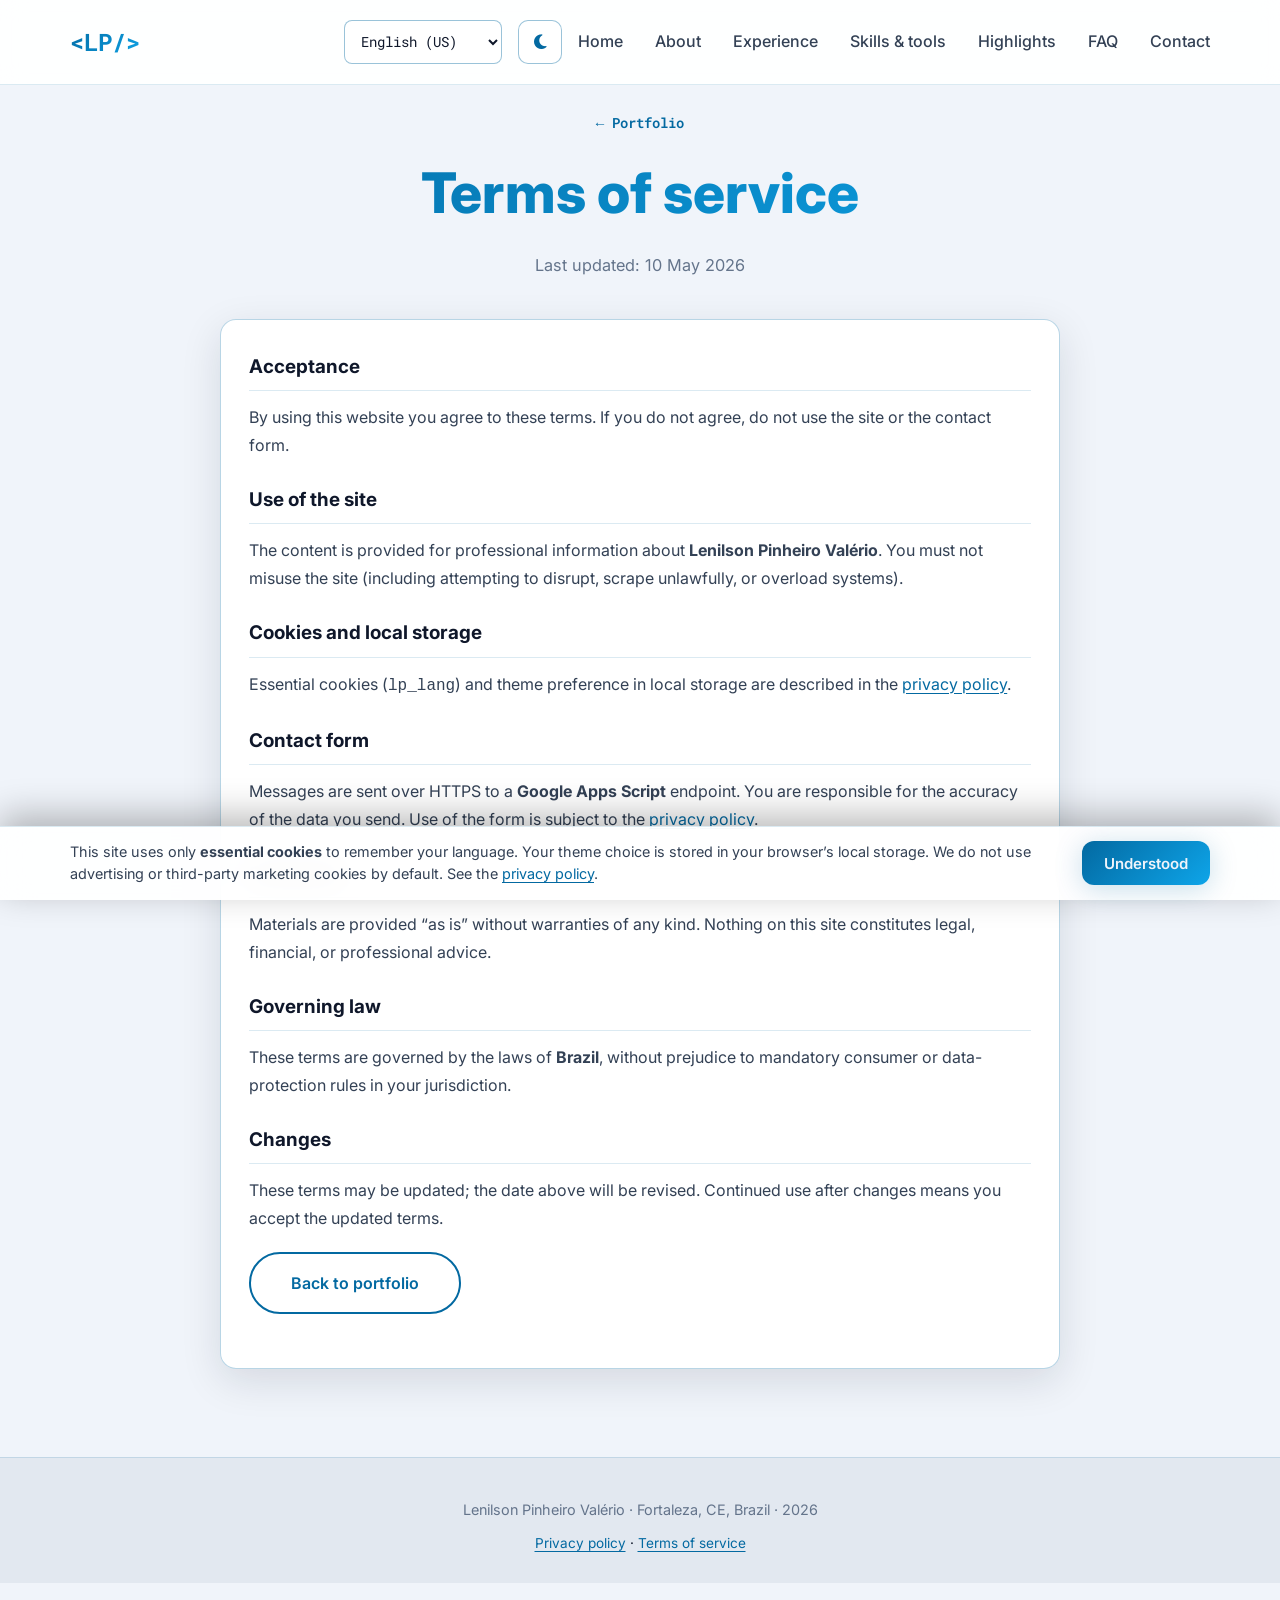
<file: terms/index.html>
<!DOCTYPE html>
<html lang="en-US">
<head>
    <meta charset="UTF-8">
    <meta name="viewport" content="width=device-width, initial-scale=1.0">
    <meta name="robots" content="noindex, follow">
    <link rel="canonical" href="https://lenilsonpinheiro.github.io/portfolio2026/terms.html">
    <meta http-equiv="refresh" content="0; url=../terms.html">
    <title>Terms of service — redirect</title>
    <script>location.replace("../terms.html");</script>
</head>
<body>
    <p><a href="../terms.html">Terms of service</a></p>
</body>
</html>
</file>
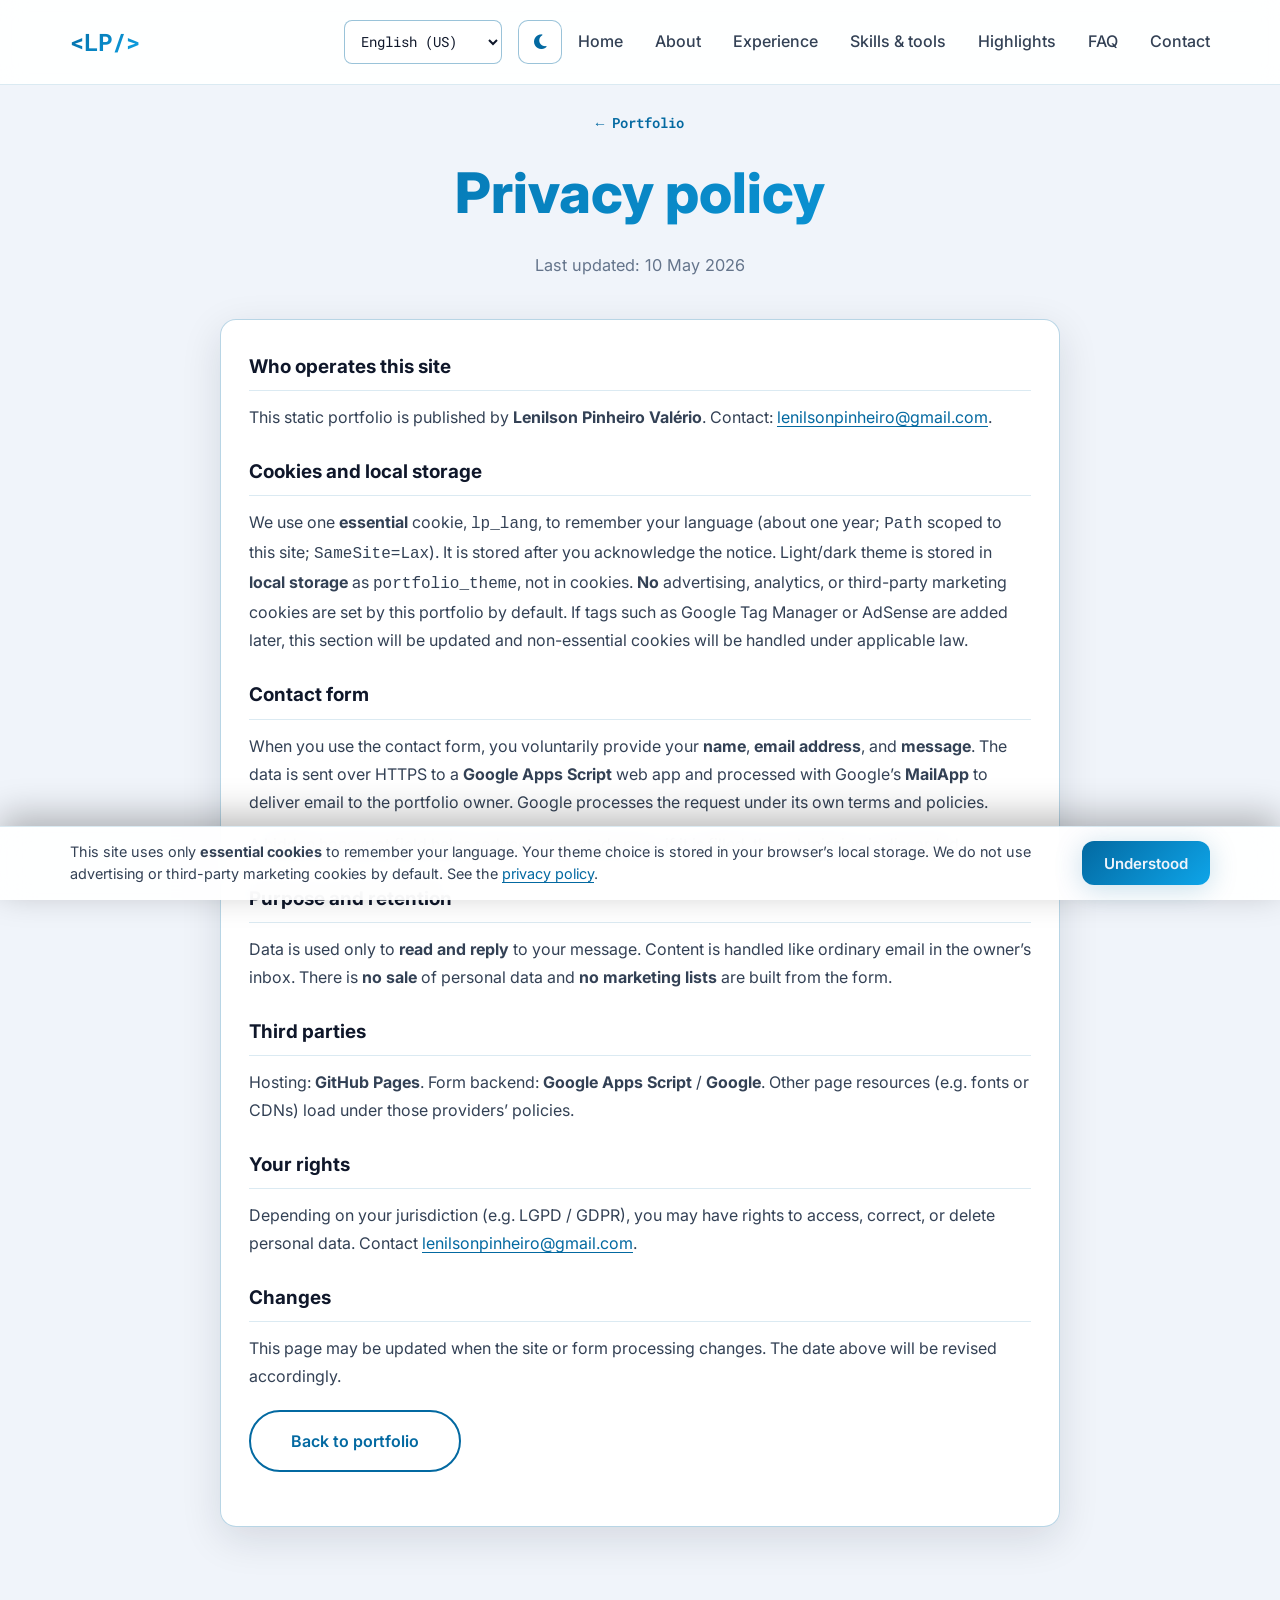
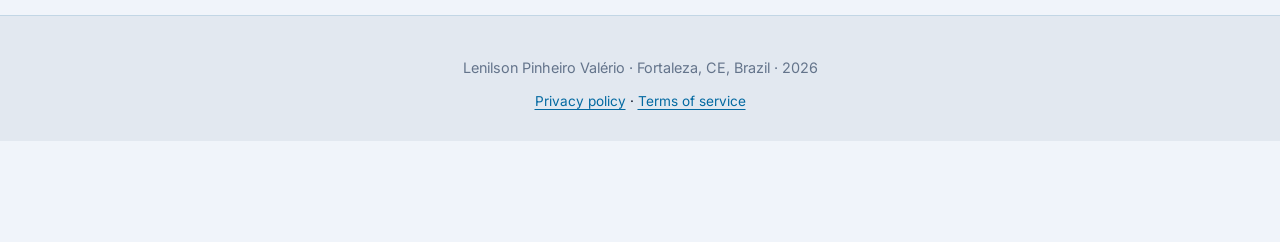
<file: privacy.html>
<!DOCTYPE html>
<html lang="en-US">
<head>
    <meta charset="UTF-8">
    <script>
    (function(){try{var k='portfolio_theme';var v=localStorage.getItem(k);var t=v==='light'||v==='dark'?v:(window.matchMedia('(prefers-color-scheme: light)').matches?'light':'dark');document.documentElement.setAttribute('data-theme',t);document.documentElement.style.colorScheme=t==='light'?'light':'dark';}catch(e){document.documentElement.setAttribute('data-theme','dark');document.documentElement.style.colorScheme='dark';}})();
    </script>
    <meta name="viewport" content="width=device-width, initial-scale=1.0, viewport-fit=cover">
    <meta name="robots" content="index, follow, max-image-preview:large, max-snippet:-1, max-video-preview:-1">
    <meta name="author" content="Lenilson Pinheiro Valério">
    <meta name="theme-color" content="#0a0a0f" id="theme-color-meta">
    <meta name="color-scheme" content="dark light">
    <meta name="mobile-web-app-capable" content="yes">
    <meta name="apple-mobile-web-app-capable" content="yes">
    <meta id="apple-status-bar" name="apple-mobile-web-app-status-bar-style" content="black-translucent">
    <meta name="apple-mobile-web-app-title" content="Lenilson P.">
    <meta name="description" content="Privacy policy for the portfolio contact form (Google Apps Script / MailApp).">
    <title>Privacy policy · Lenilson Pinheiro Valério</title>

    <link rel="canonical" href="https://lenilsonpinheiro.github.io/portfolio2026/privacy.html">
    <link rel="alternate" hreflang="en-US" href="https://lenilsonpinheiro.github.io/portfolio2026/privacy.html?lang=en">
    <link rel="alternate" hreflang="pt-BR" href="https://lenilsonpinheiro.github.io/portfolio2026/privacy.html?lang=pt">
    <link rel="alternate" hreflang="es-ES" href="https://lenilsonpinheiro.github.io/portfolio2026/privacy.html?lang=es">
    <link rel="alternate" hreflang="x-default" href="https://lenilsonpinheiro.github.io/portfolio2026/privacy.html?lang=en">

    <meta property="og:type" content="website">
    <meta property="og:url" content="https://lenilsonpinheiro.github.io/portfolio2026/privacy.html">
    <meta property="og:title" content="Privacy policy · Lenilson Pinheiro Valério">
    <meta property="og:description" content="Privacy policy for this portfolio: contact form, Google Apps Script, MailApp, GitHub Pages.">
    <meta property="og:locale" content="en_US">
    <meta property="og:locale:alternate" content="pt_BR">
    <meta property="og:locale:alternate" content="es_ES">
    <meta property="og:image" content="https://avatars.githubusercontent.com/LenilsonPinheiro?v=4">
    <meta name="twitter:card" content="summary_large_image">
    <meta name="twitter:title" content="Privacy policy · Lenilson Pinheiro Valério">
    <meta name="twitter:description" content="Privacy policy for this portfolio: contact form, Google Apps Script, MailApp, GitHub Pages.">
    <meta name="twitter:image" content="https://avatars.githubusercontent.com/LenilsonPinheiro?v=4">

    <link rel="icon" href="favicon.svg" type="image/svg+xml">
    <link rel="icon" type="image/png" sizes="48x48" href="img/favicon-48.png">
    <link rel="icon" type="image/png" sizes="32x32" href="img/favicon-32.png">
    <link rel="icon" type="image/png" sizes="16x16" href="img/favicon-16.png">
    <link rel="icon" type="image/png" sizes="192x192" href="img/icon-192.png">
    <link rel="apple-touch-icon" href="img/apple-touch-icon.png">
    <link rel="manifest" href="site.webmanifest">

    <link rel="preconnect" href="https://fonts.googleapis.com">
    <link rel="preconnect" href="https://fonts.gstatic.com" crossorigin>
    <link rel="dns-prefetch" href="https://cdnjs.cloudflare.com">
    <link href="https://fonts.googleapis.com/css2?family=Inter:wght@300;400;500;600;700;800&family=Roboto+Mono:wght@400;500;700&display=swap" rel="stylesheet" media="print" onload="this.media='all'">
    <noscript><link href="https://fonts.googleapis.com/css2?family=Inter:wght@300;400;500;600;700;800&family=Roboto+Mono:wght@400;500;700&display=swap" rel="stylesheet"></noscript>
    <link rel="preload" href="css/site.css?v=20260510" as="style">
    <link rel="preload" href="js/i18n.js?v=20260510" as="script">
    <link rel="stylesheet" href="css/site.css?v=20260510">
    <link rel="stylesheet" href="https://cdnjs.cloudflare.com/ajax/libs/font-awesome/6.5.2/css/all.min.css" crossorigin="anonymous" referrerpolicy="no-referrer" media="print" onload="this.media='all'">
    <noscript><link rel="stylesheet" href="https://cdnjs.cloudflare.com/ajax/libs/font-awesome/6.5.2/css/all.min.css" crossorigin="anonymous"></noscript>

    <script type="application/ld+json" id="privacy-jsonld">{}</script>
</head>
<body data-page="privacy">
    <a class="skip-link" href="#main" data-i18n="navSkip">Skip to main content</a>

    <div class="loading-screen" id="loadingScreen" aria-hidden="true" data-i18n-title="loadingTitle">
        <div class="loader" role="status"></div>
    </div>

    <div class="custom-cursor" id="customCursor" aria-hidden="true"></div>

    <header>
        <nav id="navbar" class="privacy-nav" aria-label="Primary" data-i18n-aria-label="privacyNavLabel">
            <div class="nav-container">
                <a href="index.html#home" class="logo" aria-label="Lenilson Pinheiro Valério home" data-i18n-title="titleLogo">&lt;LP/&gt;</a>
                <div class="nav-right">
                    <div class="lang-switcher">
                        <label for="langSelect" data-i18n="langLabel">Language</label>
                        <select id="langSelect" aria-label="Language" data-i18n-title="titleLang">
                            <option value="en">English (US)</option>
                            <option value="pt">Português (BR)</option>
                            <option value="es">Español (ES)</option>
                        </select>
                    </div>
                    <div class="theme-switcher">
                        <button type="button" class="theme-toggle" id="themeToggle" aria-label="Switch to light theme" title="Light theme">
                            <i class="fas fa-sun" aria-hidden="true"></i>
                        </button>
                    </div>
                    <button type="button" class="mobile-menu-toggle" id="mobileMenuToggle" aria-expanded="false" aria-controls="navLinks" aria-label="Open menu">
                        <i class="fas fa-bars" aria-hidden="true"></i>
                    </button>
                    <ul class="nav-links" id="navLinks">
                        <li><a href="index.html#home" data-i18n="navHome" data-i18n-title="titleNavHome">Home</a></li>
                        <li><a href="index.html#about" data-i18n="navAbout" data-i18n-title="titleNavAbout">About</a></li>
                        <li><a href="index.html#experience" data-i18n="navExperience" data-i18n-title="titleNavExperience">Experience</a></li>
                        <li><a href="index.html#tech" data-i18n="navTech" data-i18n-title="titleNavTech">Stack</a></li>
                        <li><a href="index.html#projects" data-i18n="navProjects" data-i18n-title="titleNavProjects">Projects</a></li>
                        <li><a href="index.html#faq" data-i18n="navFaq" data-i18n-title="titleNavFaq">FAQ</a></li>
                        <li><a href="index.html#contact" data-i18n="navContact" data-i18n-title="titleNavContact">Contact</a></li>
                    </ul>
                </div>
            </div>
        </nav>
    </header>

    <main id="main" class="privacy-page-main">
        <div class="privacy-top">
            <div class="container">
                <p class="privacy-kicker"><a href="index.html#home" data-i18n="privacyBackPortfolio">← Portfolio</a></p>
                <h1 class="section-title privacy-title" id="privacy-h1" data-i18n="privacyPageTitle">Privacy policy</h1>
                <p class="privacy-meta" data-i18n="privacyUpdatedLine" data-i18n-html="1">Last updated: <time datetime="2026-05-10">10 May 2026</time></p>
            </div>
        </div>

        <div class="privacy-body-wrap">
            <div class="container">
                <article class="privacy-card reveal" aria-labelledby="privacy-h1">
                    <h2 data-i18n="privacyH2Who">Who operates this site</h2>
                    <p data-i18n="privacyPWho" data-i18n-html="1"></p>

                    <h2 data-i18n="privacyH2Cookies">Cookies and local storage</h2>
                    <p data-i18n="privacyPCookies" data-i18n-html="1"></p>

                    <h2 data-i18n="privacyH2Form">Contact form</h2>
                    <p data-i18n="privacyPForm1" data-i18n-html="1"></p>
                    <p data-i18n="privacyPForm2" data-i18n-html="1"></p>

                    <h2 data-i18n="privacyH2Purpose">Purpose and retention</h2>
                    <p data-i18n="privacyPPurpose" data-i18n-html="1"></p>

                    <h2 data-i18n="privacyH2Third">Third parties</h2>
                    <p data-i18n="privacyPThird" data-i18n-html="1"></p>

                    <h2 data-i18n="privacyH2Rights">Your rights</h2>
                    <p data-i18n="privacyPRights" data-i18n-html="1"></p>

                    <h2 data-i18n="privacyH2Changes">Changes</h2>
                    <p data-i18n="privacyPChanges" data-i18n-html="1"></p>

                    <p class="privacy-card-actions">
                        <a href="index.html#home" class="btn btn-secondary privacy-footer-back" data-i18n="privacyFooterBack">Back to portfolio</a>
                    </p>
                </article>
            </div>
        </div>
    </main>

    <footer>
        <div class="container">
            <p class="footer-text"><span data-i18n="footerCopy"></span> <span aria-hidden="true">·</span> <time datetime="2026">2026</time></p>
            <p class="footer-legal">
                <a href="privacy.html" data-i18n="footerPrivacyLink">Privacy policy</a>
                <span aria-hidden="true"> · </span>
                <a href="terms.html" data-i18n="footerTermsLink">Terms of service</a>
            </p>
        </div>
    </footer>

    <div id="cookieBanner" class="cookie-banner" role="region" data-i18n-aria-label="cookieBannerAria" aria-live="polite" hidden>
        <div class="cookie-banner-inner container">
            <p class="cookie-banner-text" data-i18n="cookieBannerText" data-i18n-html="1"></p>
            <button type="button" class="btn btn-primary cookie-banner-accept" id="cookieAccept" data-i18n="cookieAccept">Understood</button>
        </div>
    </div>

    <script src="js/i18n.js?v=20260510" defer></script>
    <script src="js/theme.js?v=20260510" defer></script>
    <script>
        window.addEventListener('load', function () {
            var loadingScreen = document.getElementById('loadingScreen');
            if (loadingScreen) {
                setTimeout(function () {
                    loadingScreen.classList.add('hidden');
                    loadingScreen.setAttribute('aria-hidden', 'true');
                }, 320);
            }
            if ('serviceWorker' in navigator) {
                navigator.serviceWorker.register('sw.js', { scope: './' }).catch(function () {});
            }
        });

        var cursor = document.getElementById('customCursor');
        if (cursor) {
            var mouseX = 0, mouseY = 0, cursorX = 0, cursorY = 0;
            document.addEventListener('mousemove', function (e) {
                mouseX = e.clientX;
                mouseY = e.clientY;
                cursor.classList.add('active');
            });
            document.addEventListener('mouseleave', function () {
                cursor.classList.remove('active');
            });
            function animateCursor() {
                cursorX += (mouseX - cursorX) * 0.12;
                cursorY += (mouseY - cursorY) * 0.12;
                cursor.style.left = cursorX + 'px';
                cursor.style.top = cursorY + 'px';
                requestAnimationFrame(animateCursor);
            }
            if (window.matchMedia('(pointer: fine)').matches) {
                animateCursor();
                document.querySelectorAll('a, button, select, input, textarea').forEach(function (el) {
                    el.addEventListener('mouseenter', function () { cursor.classList.add('hover'); });
                    el.addEventListener('mouseleave', function () { cursor.classList.remove('hover'); });
                });
            } else {
                cursor.style.display = 'none';
            }
        }

        var navbar = document.getElementById('navbar');
        if (navbar) {
            window.addEventListener('scroll', function () {
                if (window.scrollY > 50) navbar.classList.add('scrolled');
                else navbar.classList.remove('scrolled');
            });
        }

        var mobileMenuToggle = document.getElementById('mobileMenuToggle');
        var navLinks = document.getElementById('navLinks');
        if (mobileMenuToggle && navLinks) {
            function setMenuOpen(open) {
                navLinks.classList.toggle('active', open);
                mobileMenuToggle.setAttribute('aria-expanded', open ? 'true' : 'false');
                var pack = window.PortfolioI18n && window.PortfolioI18n.T && window.__i18nActive ? window.PortfolioI18n.T[window.__i18nActive] : null;
                var labelOpen = pack ? pack.ariaMenu : 'Menu';
                var labelClose = pack ? pack.ariaMenuClose : 'Close';
                mobileMenuToggle.setAttribute('aria-label', open ? labelClose : labelOpen);
                var icon = mobileMenuToggle.querySelector('i');
                if (icon) icon.className = open ? 'fas fa-times' : 'fas fa-bars';
            }
            mobileMenuToggle.addEventListener('click', function () {
                setMenuOpen(!navLinks.classList.contains('active'));
            });
            document.querySelectorAll('.nav-links a').forEach(function (link) {
                link.addEventListener('click', function () { setMenuOpen(false); });
            });
        }

        function checkPrivacyReveal() {
            document.querySelectorAll('.privacy-card.reveal').forEach(function (el) {
                if (el.getBoundingClientRect().top < window.innerHeight - 80) el.classList.add('active');
            });
        }
        window.addEventListener('scroll', checkPrivacyReveal);
        window.addEventListener('load', checkPrivacyReveal);
    </script>
</body>
</html>
</file>
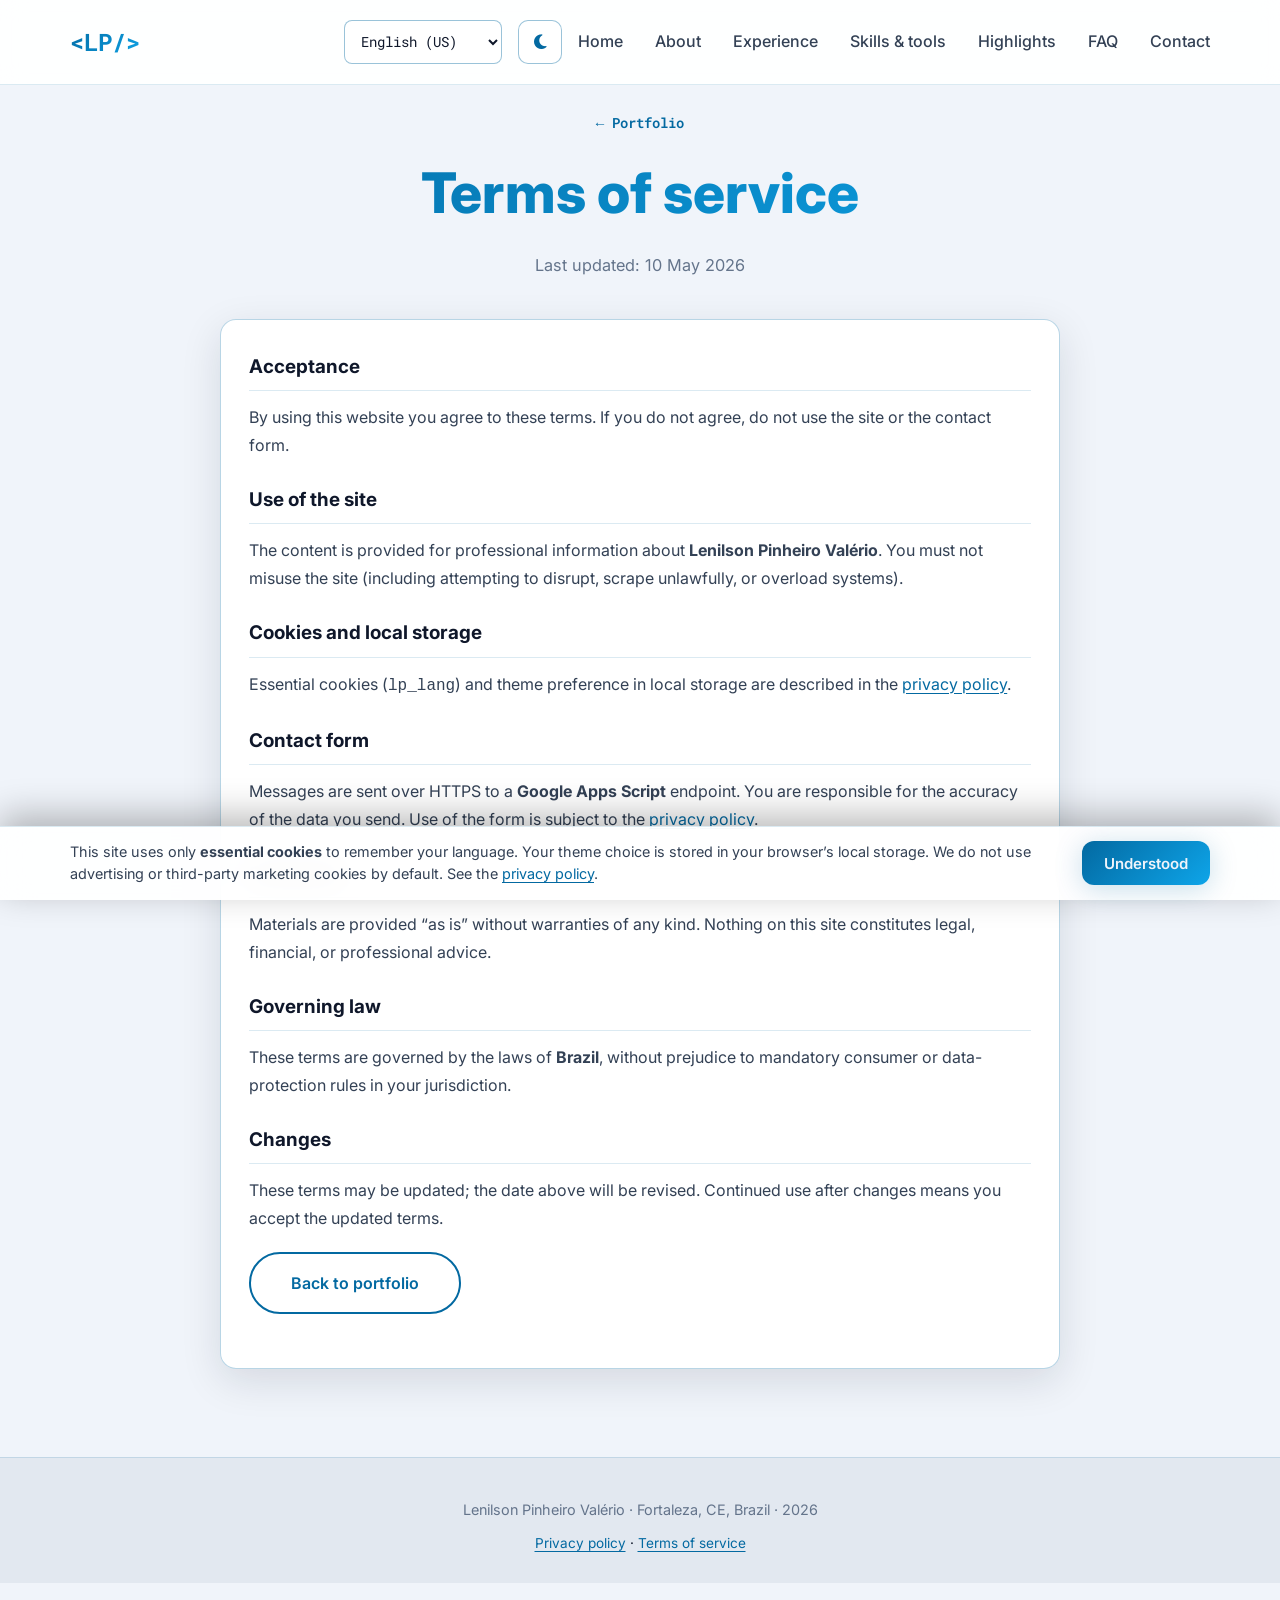
<file: terms.html>
<!DOCTYPE html>
<html lang="en-US">
<head>
    <meta charset="UTF-8">
    <script>
    (function(){try{var k='portfolio_theme';var v=localStorage.getItem(k);var t=v==='light'||v==='dark'?v:(window.matchMedia('(prefers-color-scheme: light)').matches?'light':'dark');document.documentElement.setAttribute('data-theme',t);document.documentElement.style.colorScheme=t==='light'?'light':'dark';}catch(e){document.documentElement.setAttribute('data-theme','dark');document.documentElement.style.colorScheme='dark';}})();
    </script>
    <meta name="viewport" content="width=device-width, initial-scale=1.0, viewport-fit=cover">
    <meta name="robots" content="index, follow, max-image-preview:large, max-snippet:-1, max-video-preview:-1">
    <meta name="author" content="Lenilson Pinheiro Valério">
    <meta name="theme-color" content="#0a0a0f" id="theme-color-meta">
    <meta name="color-scheme" content="dark light">
    <meta name="mobile-web-app-capable" content="yes">
    <meta name="apple-mobile-web-app-capable" content="yes">
    <meta id="apple-status-bar" name="apple-mobile-web-app-status-bar-style" content="black-translucent">
    <meta name="apple-mobile-web-app-title" content="Lenilson P.">
    <meta name="description" content="Terms of service for this static portfolio and contact form (GitHub Pages, Google Apps Script).">
    <title>Terms of service · Lenilson Pinheiro Valério</title>

    <link rel="canonical" href="https://lenilsonpinheiro.github.io/portfolio2026/terms.html">
    <link rel="alternate" hreflang="en-US" href="https://lenilsonpinheiro.github.io/portfolio2026/terms.html?lang=en">
    <link rel="alternate" hreflang="pt-BR" href="https://lenilsonpinheiro.github.io/portfolio2026/terms.html?lang=pt">
    <link rel="alternate" hreflang="es-ES" href="https://lenilsonpinheiro.github.io/portfolio2026/terms.html?lang=es">
    <link rel="alternate" hreflang="x-default" href="https://lenilsonpinheiro.github.io/portfolio2026/terms.html?lang=en">

    <meta property="og:type" content="website">
    <meta property="og:url" content="https://lenilsonpinheiro.github.io/portfolio2026/terms.html">
    <meta property="og:title" content="Terms of service · Lenilson Pinheiro Valério">
    <meta property="og:description" content="Terms of service for this portfolio: GitHub Pages, Google Apps Script contact form.">
    <meta property="og:locale" content="en_US">
    <meta property="og:locale:alternate" content="pt_BR">
    <meta property="og:locale:alternate" content="es_ES">
    <meta property="og:image" content="https://avatars.githubusercontent.com/LenilsonPinheiro?v=4">
    <meta name="twitter:card" content="summary_large_image">
    <meta name="twitter:title" content="Terms of service · Lenilson Pinheiro Valério">
    <meta name="twitter:description" content="Terms of service for this portfolio: GitHub Pages, Google Apps Script contact form.">
    <meta name="twitter:image" content="https://avatars.githubusercontent.com/LenilsonPinheiro?v=4">

    <link rel="icon" href="favicon.svg" type="image/svg+xml">
    <link rel="icon" type="image/png" sizes="48x48" href="img/favicon-48.png">
    <link rel="icon" type="image/png" sizes="32x32" href="img/favicon-32.png">
    <link rel="icon" type="image/png" sizes="16x16" href="img/favicon-16.png">
    <link rel="icon" type="image/png" sizes="192x192" href="img/icon-192.png">
    <link rel="apple-touch-icon" href="img/apple-touch-icon.png">
    <link rel="manifest" href="site.webmanifest">

    <link rel="preconnect" href="https://fonts.googleapis.com">
    <link rel="preconnect" href="https://fonts.gstatic.com" crossorigin>
    <link rel="dns-prefetch" href="https://cdnjs.cloudflare.com">
    <link href="https://fonts.googleapis.com/css2?family=Inter:wght@300;400;500;600;700;800&family=Roboto+Mono:wght@400;500;700&display=swap" rel="stylesheet" media="print" onload="this.media='all'">
    <noscript><link href="https://fonts.googleapis.com/css2?family=Inter:wght@300;400;500;600;700;800&family=Roboto+Mono:wght@400;500;700&display=swap" rel="stylesheet"></noscript>
    <link rel="preload" href="css/site.css?v=20260510" as="style">
    <link rel="preload" href="js/i18n.js?v=20260510" as="script">
    <link rel="stylesheet" href="css/site.css?v=20260510">
    <link rel="stylesheet" href="https://cdnjs.cloudflare.com/ajax/libs/font-awesome/6.5.2/css/all.min.css" crossorigin="anonymous" referrerpolicy="no-referrer" media="print" onload="this.media='all'">
    <noscript><link rel="stylesheet" href="https://cdnjs.cloudflare.com/ajax/libs/font-awesome/6.5.2/css/all.min.css" crossorigin="anonymous"></noscript>

    <script type="application/ld+json" id="terms-jsonld">{}</script>
</head>
<body data-page="terms">
    <a class="skip-link" href="#main" data-i18n="navSkip">Skip to main content</a>

    <div class="loading-screen" id="loadingScreen" aria-hidden="true" data-i18n-title="loadingTitle">
        <div class="loader" role="status"></div>
    </div>

    <div class="custom-cursor" id="customCursor" aria-hidden="true"></div>

    <header>
        <nav id="navbar" class="privacy-nav" aria-label="Primary" data-i18n-aria-label="termsNavLabel">
            <div class="nav-container">
                <a href="index.html#home" class="logo" aria-label="Lenilson Pinheiro Valério home" data-i18n-title="titleLogo">&lt;LP/&gt;</a>
                <div class="nav-right">
                    <div class="lang-switcher">
                        <label for="langSelect" data-i18n="langLabel">Language</label>
                        <select id="langSelect" aria-label="Language" data-i18n-title="titleLang">
                            <option value="en">English (US)</option>
                            <option value="pt">Português (BR)</option>
                            <option value="es">Español (ES)</option>
                        </select>
                    </div>
                    <div class="theme-switcher">
                        <button type="button" class="theme-toggle" id="themeToggle" aria-label="Switch to light theme" title="Light theme">
                            <i class="fas fa-sun" aria-hidden="true"></i>
                        </button>
                    </div>
                    <button type="button" class="mobile-menu-toggle" id="mobileMenuToggle" aria-expanded="false" aria-controls="navLinks" aria-label="Open menu">
                        <i class="fas fa-bars" aria-hidden="true"></i>
                    </button>
                    <ul class="nav-links" id="navLinks">
                        <li><a href="index.html#home" data-i18n="navHome" data-i18n-title="titleNavHome">Home</a></li>
                        <li><a href="index.html#about" data-i18n="navAbout" data-i18n-title="titleNavAbout">About</a></li>
                        <li><a href="index.html#experience" data-i18n="navExperience" data-i18n-title="titleNavExperience">Experience</a></li>
                        <li><a href="index.html#tech" data-i18n="navTech" data-i18n-title="titleNavTech">Stack</a></li>
                        <li><a href="index.html#projects" data-i18n="navProjects" data-i18n-title="titleNavProjects">Projects</a></li>
                        <li><a href="index.html#faq" data-i18n="navFaq" data-i18n-title="titleNavFaq">FAQ</a></li>
                        <li><a href="index.html#contact" data-i18n="navContact" data-i18n-title="titleNavContact">Contact</a></li>
                    </ul>
                </div>
            </div>
        </nav>
    </header>

    <main id="main" class="privacy-page-main">
        <div class="privacy-top">
            <div class="container">
                <p class="privacy-kicker"><a href="index.html#home" data-i18n="termsBackPortfolio">← Portfolio</a></p>
                <h1 class="section-title privacy-title" id="terms-h1" data-i18n="termsPageTitle">Terms of service</h1>
                <p class="privacy-meta" data-i18n="termsUpdatedLine" data-i18n-html="1">Last updated: <time datetime="2026-05-10">10 May 2026</time></p>
            </div>
        </div>

        <div class="privacy-body-wrap">
            <div class="container">
                <article class="privacy-card reveal" aria-labelledby="terms-h1">
                    <h2 data-i18n="termsH2Acceptance">Acceptance</h2>
                    <p data-i18n="termsPAcceptance" data-i18n-html="1"></p>

                    <h2 data-i18n="termsH2Use">Use of the site</h2>
                    <p data-i18n="termsPUse" data-i18n-html="1"></p>

                    <h2 data-i18n="termsH2Cookies">Cookies and local storage</h2>
                    <p data-i18n="termsPCookies" data-i18n-html="1"></p>

                    <h2 data-i18n="termsH2Contact">Contact form</h2>
                    <p data-i18n="termsPContact" data-i18n-html="1"></p>

                    <h2 data-i18n="termsH2Disclaimer">Disclaimer</h2>
                    <p data-i18n="termsPDisclaimer" data-i18n-html="1"></p>

                    <h2 data-i18n="termsH2Law">Governing law</h2>
                    <p data-i18n="termsPLaw" data-i18n-html="1"></p>

                    <h2 data-i18n="termsH2Changes">Changes</h2>
                    <p data-i18n="termsPChanges" data-i18n-html="1"></p>

                    <p class="privacy-card-actions">
                        <a href="index.html#home" class="btn btn-secondary privacy-footer-back" data-i18n="termsFooterBack">Back to portfolio</a>
                    </p>
                </article>
            </div>
        </div>
    </main>

    <footer>
        <div class="container">
            <p class="footer-text"><span data-i18n="footerCopy"></span> <span aria-hidden="true">·</span> <time datetime="2026">2026</time></p>
            <p class="footer-legal">
                <a href="privacy.html" data-i18n="footerPrivacyLink">Privacy policy</a>
                <span aria-hidden="true"> · </span>
                <a href="terms.html" data-i18n="footerTermsLink">Terms of service</a>
            </p>
        </div>
    </footer>

    <div id="cookieBanner" class="cookie-banner" role="region" data-i18n-aria-label="cookieBannerAria" aria-live="polite" hidden>
        <div class="cookie-banner-inner container">
            <p class="cookie-banner-text" data-i18n="cookieBannerText" data-i18n-html="1"></p>
            <button type="button" class="btn btn-primary cookie-banner-accept" id="cookieAccept" data-i18n="cookieAccept">Understood</button>
        </div>
    </div>

    <script src="js/i18n.js?v=20260510" defer></script>
    <script src="js/theme.js?v=20260510" defer></script>
    <script>
        window.addEventListener('load', function () {
            var loadingScreen = document.getElementById('loadingScreen');
            if (loadingScreen) {
                setTimeout(function () {
                    loadingScreen.classList.add('hidden');
                    loadingScreen.setAttribute('aria-hidden', 'true');
                }, 320);
            }
            if ('serviceWorker' in navigator) {
                navigator.serviceWorker.register('sw.js', { scope: './' }).catch(function () {});
            }
        });

        var cursor = document.getElementById('customCursor');
        if (cursor) {
            var mouseX = 0, mouseY = 0, cursorX = 0, cursorY = 0;
            document.addEventListener('mousemove', function (e) {
                mouseX = e.clientX;
                mouseY = e.clientY;
                cursor.classList.add('active');
            });
            document.addEventListener('mouseleave', function () {
                cursor.classList.remove('active');
            });
            function animateCursor() {
                cursorX += (mouseX - cursorX) * 0.12;
                cursorY += (mouseY - cursorY) * 0.12;
                cursor.style.left = cursorX + 'px';
                cursor.style.top = cursorY + 'px';
                requestAnimationFrame(animateCursor);
            }
            if (window.matchMedia('(pointer: fine)').matches) {
                animateCursor();
                document.querySelectorAll('a, button, select, input, textarea').forEach(function (el) {
                    el.addEventListener('mouseenter', function () { cursor.classList.add('hover'); });
                    el.addEventListener('mouseleave', function () { cursor.classList.remove('hover'); });
                });
            } else {
                cursor.style.display = 'none';
            }
        }

        var navbar = document.getElementById('navbar');
        if (navbar) {
            window.addEventListener('scroll', function () {
                if (window.scrollY > 50) navbar.classList.add('scrolled');
                else navbar.classList.remove('scrolled');
            });
        }

        var mobileMenuToggle = document.getElementById('mobileMenuToggle');
        var navLinks = document.getElementById('navLinks');
        if (mobileMenuToggle && navLinks) {
            function setMenuOpen(open) {
                navLinks.classList.toggle('active', open);
                mobileMenuToggle.setAttribute('aria-expanded', open ? 'true' : 'false');
                var pack = window.PortfolioI18n && window.PortfolioI18n.T && window.__i18nActive ? window.PortfolioI18n.T[window.__i18nActive] : null;
                var labelOpen = pack ? pack.ariaMenu : 'Menu';
                var labelClose = pack ? pack.ariaMenuClose : 'Close';
                mobileMenuToggle.setAttribute('aria-label', open ? labelClose : labelOpen);
                var icon = mobileMenuToggle.querySelector('i');
                if (icon) icon.className = open ? 'fas fa-times' : 'fas fa-bars';
            }
            mobileMenuToggle.addEventListener('click', function () {
                setMenuOpen(!navLinks.classList.contains('active'));
            });
            document.querySelectorAll('.nav-links a').forEach(function (link) {
                link.addEventListener('click', function () { setMenuOpen(false); });
            });
        }

        function checkTermsReveal() {
            document.querySelectorAll('.privacy-card.reveal').forEach(function (el) {
                if (el.getBoundingClientRect().top < window.innerHeight - 80) el.classList.add('active');
            });
        }
        window.addEventListener('scroll', checkTermsReveal);
        window.addEventListener('load', checkTermsReveal);
    </script>
</body>
</html>
</file>
<file: css/site.css>
*,*::before,*::after{box-sizing:border-box;margin:0;padding:0}
:root{--bg-primary:#0a0a0f;--bg-secondary:#111118;--bg-card:rgba(17,17,24,.6);--accent-cyan:#00f0ff;--accent-purple:#b026ff;--accent-green:#00ff88;--text-primary:#fff;--text-secondary:#b0b0b8;--text-muted:#6b6b7a;--gradient-cyan:linear-gradient(135deg,#00f0ff 0%,#00a8ff 100%);--gradient-purple:linear-gradient(135deg,#b026ff 0%,#6b00ff 100%);--glow-cyan:0 0 20px rgba(0,240,255,.5),0 0 40px rgba(0,240,255,.3);--font-primary:'Inter',system-ui,sans-serif;--font-mono:'Roboto Mono',monospace;--section-padding:120px 0;--container-max-width:1200px;--transition-fast:.2s ease;--transition-normal:.3s ease;--transition-slow:.5s ease;--border-card:rgba(0,240,255,.2);--border-card-hover:rgba(0,240,255,.45);--border-form:rgba(0,240,255,.25);--border-soft:rgba(0,240,255,.1);--contact-border:rgba(0,240,255,.3);--lang-select-border:rgba(0,240,255,.35);--nav-bg:rgba(10,10,15,.8);--nav-mobile-bg:rgba(10,10,15,.98);--nav-scrolled-shadow:rgba(0,0,0,.3);--hero-radial:rgba(0,240,255,.1);--cursor-hover-fill:rgba(0,240,255,.1);--input-bg:rgba(10,10,15,.85);--tag-bg:rgba(0,240,255,.1);--tag-border:rgba(0,240,255,.3);--loader-track:rgba(0,240,255,.3);--btn-primary-shadow-hover:rgba(0,240,255,.6);--privacy-card-shadow:rgba(0,0,0,.28);--project-icon-fg:rgba(255,255,255,.3);--privacy-link-hover:#7ff9ff}
html[data-theme="light"]{--bg-primary:#f0f4fa;--bg-secondary:#e2e8f0;--bg-card:rgba(255,255,255,.94);--accent-cyan:#0369a1;--accent-purple:#6d28d9;--accent-green:#047857;--text-primary:#0f172a;--text-secondary:#334155;--text-muted:#64748b;--gradient-cyan:linear-gradient(135deg,#0369a1 0%,#0ea5e9 100%);--gradient-purple:linear-gradient(135deg,#6d28d9 0%,#7c3aed 100%);--glow-cyan:0 4px 28px rgba(3,105,161,.22);--border-card:rgba(3,105,161,.22);--border-card-hover:rgba(3,105,161,.5);--border-form:rgba(3,105,161,.28);--border-soft:rgba(3,105,161,.14);--contact-border:rgba(3,105,161,.35);--lang-select-border:rgba(3,105,161,.4);--nav-bg:rgba(255,255,255,.92);--nav-mobile-bg:rgba(248,250,252,.98);--nav-scrolled-shadow:rgba(15,23,42,.1);--hero-radial:rgba(14,165,233,.14);--cursor-hover-fill:rgba(3,105,161,.12);--input-bg:#ffffff;--tag-bg:rgba(3,105,161,.1);--tag-border:rgba(3,105,161,.32);--loader-track:rgba(3,105,161,.28);--btn-primary-shadow-hover:rgba(3,105,161,.35);--privacy-card-shadow:rgba(15,23,42,.12);--project-icon-fg:rgba(15,23,42,.22);--privacy-link-hover:#0284c7}
html[data-theme="light"] .hero-name{background:linear-gradient(135deg,#0f172a 0%,#0369a1 52%,#6d28d9 100%);-webkit-background-clip:text;-webkit-text-fill-color:transparent;background-clip:text}
html[data-theme="light"] .form-alert-success{border-color:rgba(5,150,105,.5);background:rgba(209,250,229,.92);color:#065f46}
html[data-theme="light"] .form-alert-warn{border-color:rgba(217,119,6,.5);background:rgba(254,243,199,.95);color:#92400e}
html{scroll-behavior:auto;-webkit-text-size-adjust:100%;text-size-adjust:100%;scrollbar-width:none;-ms-overflow-style:none}
html::-webkit-scrollbar{width:0;height:0;display:none}
body{scrollbar-width:none;-ms-overflow-style:none}
body::-webkit-scrollbar{width:0;height:0;display:none}
html.portfolio-snap{scroll-snap-type:y proximity;scroll-padding-top:max(80px,calc(64px + env(safe-area-inset-top)));scroll-padding-bottom:env(safe-area-inset-bottom);overscroll-behavior-y:auto;-webkit-overflow-scrolling:touch}
html.portfolio-snap main > section{scroll-snap-align:start;scroll-snap-stop:normal;scroll-margin-top:max(80px,calc(64px + env(safe-area-inset-top)))}
html.portfolio-snap body > footer{scroll-snap-align:none;scroll-snap-stop:normal;scroll-margin-top:0}
.nav-links{scrollbar-width:none;-ms-overflow-style:none}
.nav-links::-webkit-scrollbar{width:0;height:0;display:none}
body{font-family:var(--font-primary);background:var(--bg-primary);color:var(--text-primary);line-height:1.6;overflow-x:hidden;position:relative;padding-left:env(safe-area-inset-left);padding-right:env(safe-area-inset-right)}
.skip-link{position:absolute;left:-9999px;top:auto;width:1px;height:1px;overflow:hidden}
.skip-link:focus{position:fixed;left:16px;top:16px;width:auto;height:auto;padding:12px 20px;background:var(--accent-cyan);color:var(--bg-primary);z-index:10001;border-radius:8px;font-weight:700;text-decoration:none}
.visually-hidden{position:absolute;width:1px;height:1px;padding:0;margin:-1px;overflow:hidden;clip:rect(0,0,0,0);white-space:nowrap;border:0}
.custom-cursor{width:20px;height:20px;border:2px solid var(--accent-cyan);border-radius:50%;position:fixed;pointer-events:none;z-index:9999;will-change:transform,left,top;transition:transform .05s ease,opacity .2s ease;transform:translate(-50%,-50%);opacity:0}
.custom-cursor.active{opacity:1}
.custom-cursor.hover{transform:translate(-50%,-50%) scale(1.5);background:var(--cursor-hover-fill)}
nav{position:fixed;top:0;width:100%;padding:20px 0;padding-left:max(0px,env(safe-area-inset-left));padding-right:max(0px,env(safe-area-inset-right));padding-top:max(20px,env(safe-area-inset-top));background:var(--nav-bg);backdrop-filter:blur(12px);-webkit-backdrop-filter:blur(12px);border-bottom:1px solid var(--border-soft);z-index:1000;transition:var(--transition-normal)}
nav.scrolled{padding:15px 0;padding-top:max(15px,env(safe-area-inset-top));box-shadow:0 4px 24px var(--nav-scrolled-shadow)}
.nav-container{max-width:var(--container-max-width);margin:0 auto;padding:0 30px;display:flex;justify-content:space-between;align-items:center;gap:16px;flex-wrap:wrap}
.logo{font-size:1.5rem;font-weight:700;background:var(--gradient-cyan);-webkit-background-clip:text;-webkit-text-fill-color:transparent;background-clip:text;text-decoration:none;font-family:var(--font-mono)}
.nav-right{display:flex;align-items:center;gap:16px;flex:1;justify-content:flex-end;flex-wrap:wrap}
.lang-switcher{display:flex;gap:6px;align-items:center;flex-shrink:0}
.lang-switcher label{position:absolute;width:1px;height:1px;padding:0;margin:-1px;overflow:hidden;clip:rect(0,0,0,0);white-space:nowrap;border:0}
.lang-switcher select{background:var(--bg-card);color:var(--text-primary);border:1px solid var(--lang-select-border);border-radius:8px;padding:8px 12px;font-family:var(--font-mono);font-size:.85rem;cursor:pointer;min-width:140px;min-height:44px;touch-action:manipulation}
.lang-switcher select:focus-visible{outline:2px solid var(--accent-cyan);outline-offset:2px}
.theme-switcher{display:flex;align-items:center;flex-shrink:0}
.theme-toggle{background:var(--bg-card);border:1px solid var(--lang-select-border);color:var(--accent-cyan);width:44px;height:44px;min-width:44px;min-height:44px;border-radius:10px;cursor:pointer;display:inline-flex;align-items:center;justify-content:center;font-size:1.05rem;touch-action:manipulation;transition:var(--transition-fast)}
.theme-toggle:hover{border-color:var(--accent-cyan);box-shadow:var(--glow-cyan)}
.theme-toggle:focus-visible{outline:2px solid var(--accent-cyan);outline-offset:2px}
.nav-links{display:flex;list-style:none;gap:32px;align-items:center;margin:0;padding:0}
.nav-links a{color:var(--text-secondary);text-decoration:none;font-weight:500;transition:var(--transition-fast);position:relative}
.nav-links a::after{content:'';position:absolute;bottom:-5px;left:0;width:0;height:2px;background:var(--gradient-cyan);transition:var(--transition-normal)}
.nav-links a:hover{color:var(--accent-cyan)}
.nav-links a:hover::after{width:100%}
.mobile-menu-toggle{display:none;background:var(--bg-card);border:1px solid var(--lang-select-border);border-radius:10px;color:var(--text-primary);font-size:1.5rem;cursor:pointer;padding:8px;min-width:44px;min-height:44px;touch-action:manipulation}
.hero{min-height:100vh;display:flex;align-items:center;justify-content:center;position:relative;padding:120px 30px 80px;padding-top:max(120px,calc(80px + env(safe-area-inset-top)));overflow:hidden}
.hero::before{content:'';position:absolute;top:-50%;left:-50%;width:200%;height:200%;background:radial-gradient(circle,var(--hero-radial) 0%,transparent 70%);animation:rotate 20s linear infinite}
@keyframes rotate{from{transform:rotate(0)}to{transform:rotate(360deg)}}
.hero-content{max-width:var(--container-max-width);width:100%;text-align:center;position:relative;z-index:1}
.hero-greeting{font-size:1.2rem;color:var(--accent-cyan);font-family:var(--font-mono);margin-bottom:20px;opacity:0;animation:fadeInUp .8s ease .2s forwards}
.hero-name{font-size:clamp(3rem,8vw,6rem);font-weight:800;margin-bottom:12px;background:linear-gradient(135deg,#fff 0%,var(--accent-cyan) 50%,var(--accent-purple) 100%);-webkit-background-clip:text;-webkit-text-fill-color:transparent;background-clip:text;opacity:0;animation:fadeInUp .8s ease .4s forwards}
.hero-site-application-name{font-size:clamp(.82rem,2.1vw,1.05rem);font-weight:600;color:var(--text-muted);font-family:var(--font-primary);letter-spacing:.03em;margin:0 0 18px;line-height:1.35;opacity:0;animation:fadeInUp .8s ease .48s forwards}
.hero-title{font-size:clamp(1.5rem,4vw,2.5rem);color:var(--text-secondary);margin-bottom:40px;font-weight:300;opacity:0;animation:fadeInUp .8s ease .6s forwards}
.typing-effect{color:var(--accent-cyan);font-weight:600;border-right:2px solid var(--accent-cyan);animation:blink .75s step-end infinite}
@keyframes blink{0%,50%{border-color:var(--accent-cyan)}51%,100%{border-color:transparent}}
.hero-cta{display:flex;gap:20px;justify-content:center;flex-wrap:wrap;opacity:0;animation:fadeInUp .8s ease .8s forwards}
.btn{padding:15px 40px;min-height:44px;min-width:44px;font-size:1rem;font-weight:600;border:none;border-radius:50px;cursor:pointer;text-decoration:none;display:inline-flex;align-items:center;justify-content:center;transition:var(--transition-normal);position:relative;overflow:hidden;font-family:var(--font-primary);text-align:center;touch-action:manipulation}
.btn-primary{background:var(--gradient-cyan);color:var(--bg-primary);box-shadow:var(--glow-cyan)}
.btn-primary:hover{transform:translateY(-3px);box-shadow:0 0 30px var(--btn-primary-shadow-hover)}
.btn-secondary{background:transparent;color:var(--accent-cyan);border:2px solid var(--accent-cyan)}
.btn-secondary:hover{background:var(--accent-cyan);color:var(--bg-primary);box-shadow:var(--glow-cyan)}
@keyframes fadeInUp{from{opacity:0;transform:translateY(30px)}to{opacity:1;transform:translateY(0)}}
section{padding:var(--section-padding);position:relative}
.container{max-width:var(--container-max-width);margin:0 auto;padding:0 30px}
.section-title{font-size:clamp(2rem,5vw,3.5rem);font-weight:800;margin-bottom:20px;text-align:center;background:var(--gradient-cyan);-webkit-background-clip:text;-webkit-text-fill-color:transparent;background-clip:text}
.section-subtitle{text-align:center;color:var(--text-secondary);font-size:1.2rem;margin-bottom:60px;max-width:760px;margin-left:auto;margin-right:auto}
.about{background:var(--bg-secondary)}
.about-content{display:grid;grid-template-columns:1fr 1fr;gap:60px;align-items:center}
.about-text{font-size:1.1rem;line-height:1.8;color:var(--text-secondary)}
.about-text p{margin-bottom:20px}
.about-text .highlight,.project-description .highlight{color:var(--accent-cyan);font-weight:600}
.about-stats{display:grid;grid-template-columns:repeat(2,1fr);gap:30px}
.stat-card{background:var(--bg-card);backdrop-filter:blur(10px);border:1px solid var(--border-card);border-radius:15px;padding:30px;text-align:center;transition:var(--transition-normal)}
.stat-card:hover{transform:translateY(-5px);border-color:var(--accent-cyan);box-shadow:var(--glow-cyan)}
.stat-number{font-size:3rem;font-weight:800;background:var(--gradient-cyan);-webkit-background-clip:text;-webkit-text-fill-color:transparent;background-clip:text;display:block;margin-bottom:10px}
.stat-label{color:var(--text-secondary);font-size:1rem}
.experience{background:var(--bg-primary)}
.timeline{display:grid;gap:24px;margin-top:40px}
.exp-card{background:var(--bg-card);border:1px solid var(--border-card);border-radius:16px;padding:28px;backdrop-filter:blur(10px);transition:var(--transition-normal)}
.exp-card:hover{border-color:var(--border-card-hover);box-shadow:var(--glow-cyan)}
.exp-role{font-size:1.25rem;font-weight:700;margin-bottom:6px;color:var(--text-primary)}
.exp-meta{font-family:var(--font-mono);font-size:.9rem;color:var(--text-muted);margin-bottom:14px}
.exp-list{margin:0;padding-left:1.25rem;color:var(--text-secondary);line-height:1.75}
.exp-list li{margin-bottom:8px}
.tech-grid{display:grid;grid-template-columns:repeat(auto-fit,minmax(150px,1fr));gap:30px;margin-top:60px}
.tech-card{background:var(--bg-card);backdrop-filter:blur(10px);border:1px solid var(--border-card);border-radius:15px;padding:30px 20px;text-align:center;transition:var(--transition-normal);cursor:default}
.tech-card:hover{transform:translateY(-10px) scale(1.02);border-color:var(--accent-cyan);box-shadow:var(--glow-cyan)}
.tech-icon{font-size:3rem;margin-bottom:15px;color:var(--accent-cyan)}
.tech-name{font-weight:600;color:var(--text-primary);font-size:1rem}
.projects{background:var(--bg-secondary)}
.projects-grid{display:grid;grid-template-columns:repeat(auto-fit,minmax(320px,1fr));gap:40px;margin-top:60px}
.project-card{background:var(--bg-card);backdrop-filter:blur(10px);border:1px solid var(--border-card);border-radius:20px;overflow:hidden;transition:var(--transition-normal);position:relative}
.project-card::before{content:'';position:absolute;inset:0;background:var(--gradient-cyan);opacity:0;transition:var(--transition-normal);z-index:0}
.project-card:hover{transform:translateY(-10px);border-color:var(--accent-cyan);box-shadow:var(--glow-cyan)}
.project-card:hover::before{opacity:.05}
.project-image{width:100%;height:200px;background:linear-gradient(135deg,var(--accent-cyan) 0%,var(--accent-purple) 100%);display:flex;align-items:center;justify-content:center;font-size:4rem;color:var(--project-icon-fg);position:relative;z-index:1}
.project-content{padding:30px;position:relative;z-index:1}
.project-title{font-size:1.5rem;font-weight:700;margin-bottom:15px;color:var(--text-primary)}
.project-description{color:var(--text-secondary);margin-bottom:20px;line-height:1.65}
.project-tech{display:flex;flex-wrap:wrap;gap:10px;margin-bottom:20px}
.tech-tag{background:var(--tag-bg);color:var(--accent-cyan);padding:5px 15px;border-radius:20px;font-size:.85rem;font-family:var(--font-mono);border:1px solid var(--tag-border)}
.project-link{color:var(--accent-cyan);text-decoration:none;font-weight:600;display:inline-flex;align-items:center;gap:10px;transition:var(--transition-fast)}
.project-link:hover{gap:15px}
.contact .contact-content{max-width:880px;margin:0 auto;text-align:center}
.contact-text{font-size:1.15rem;color:var(--text-secondary);margin-bottom:36px;line-height:1.8}
.contact-links{display:flex;justify-content:center;gap:30px;flex-wrap:wrap;margin-bottom:40px}
.contact-link{width:80px;height:80px;min-width:44px;min-height:44px;border-radius:50%;background:var(--bg-card);backdrop-filter:blur(10px);border:2px solid var(--contact-border);display:flex;align-items:center;justify-content:center;color:var(--accent-cyan);font-size:2rem;text-decoration:none;transition:var(--transition-normal);position:relative;overflow:hidden;touch-action:manipulation}
.contact-link::before{content:'';position:absolute;top:50%;left:50%;width:0;height:0;border-radius:50%;background:var(--gradient-cyan);transform:translate(-50%,-50%);transition:var(--transition-normal);z-index:0}
.contact-link:hover::before{width:100%;height:100%}
.contact-link:hover{transform:translateY(-5px) scale(1.08);border-color:var(--accent-cyan);box-shadow:var(--glow-cyan);color:var(--bg-primary)}
.contact-link i{position:relative;z-index:1}
.contact-form-wrap{text-align:left;max-width:560px;margin:0 auto;background:var(--bg-card);border:1px solid var(--border-form);border-radius:16px;padding:28px;backdrop-filter:blur(12px)}
.contact-form-wrap h3{font-size:1.2rem;margin-bottom:8px;color:var(--text-primary)}
.form-hint{font-size:.9rem;color:var(--text-muted);margin-bottom:20px;line-height:1.5}
.hp-field{position:absolute;left:-9999px;width:1px;height:1px;opacity:0;pointer-events:none}
.form-alert{font-size:.9rem;line-height:1.45;padding:12px 14px;border-radius:8px;margin-bottom:16px}
.form-alert-success{display:none;border:1px solid rgba(0,200,120,.45);background:rgba(0,80,50,.25);color:#b8f5d0}
.form-alert-success.is-visible,.form-alert-success:not([hidden]){display:block}
.form-alert-warn{display:none;border:1px solid rgba(255,180,80,.5);background:rgba(80,50,0,.3);color:#ffe8c8}
.form-alert-warn.is-visible,.form-alert-warn:not([hidden]){display:block}
.contact-form{display:grid;gap:16px}
.contact-form label{font-size:.9rem;color:var(--text-secondary);display:block;margin-bottom:6px}
.contact-form input,.contact-form textarea{width:100%;padding:12px 14px;border-radius:8px;border:1px solid var(--border-form);background:var(--input-bg);color:var(--text-primary);font-family:var(--font-primary);font-size:1rem}
.contact-form input:focus,.contact-form textarea:focus{outline:2px solid var(--accent-cyan);outline-offset:2px;border-color:var(--accent-cyan)}
.contact-form textarea{min-height:120px;resize:vertical}
.form-submit{width:100%;cursor:pointer;border:none;min-height:48px}
.form-submit:disabled,.form-submit[aria-busy='true']{cursor:wait;opacity:.72}
.field-hint{font-size:.78rem;color:var(--text-muted);margin:2px 0 10px;line-height:1.45;max-width:100%}
.form-privacy{font-size:.8rem;color:var(--text-muted);margin-top:8px}
.faq{padding:80px 0;background:var(--bg-primary);border-top:1px solid var(--border-soft)}
.faq .section-title{margin-bottom:28px}
.faq-list{max-width:720px;margin:0 auto;text-align:left}
.faq-list dt{font-weight:700;font-size:1.05rem;margin-top:1.5rem;color:var(--text-primary);line-height:1.4}
.faq-list dt:first-child{margin-top:0}
.faq-list dd{margin:.4rem 0 0;padding:0;color:var(--text-secondary);line-height:1.75;font-size:1.02rem}
footer{background:var(--bg-secondary);padding:40px 0;text-align:center;border-top:1px solid var(--border-soft);padding-bottom:max(28px,env(safe-area-inset-bottom))}
.footer-text{color:var(--text-muted);font-size:.9rem}
.footer-legal{margin-top:12px;font-size:.85rem}
.footer-legal a{color:var(--accent-cyan);text-decoration:underline;text-underline-offset:3px}
.footer-legal a:focus-visible{outline:2px solid var(--accent-cyan);outline-offset:3px;border-radius:4px}
.privacy-page-main{padding-top:max(92px,calc(72px + env(safe-area-inset-top)));min-height:55vh}
.privacy-top{padding:20px 0 32px;text-align:center}
.privacy-kicker{font-family:var(--font-mono);font-size:.88rem;margin-bottom:14px;color:var(--accent-cyan)}
.privacy-kicker a{color:var(--accent-cyan);text-decoration:none;font-weight:600;transition:var(--transition-fast)}
.privacy-kicker a:hover{text-decoration:underline;filter:brightness(1.1)}
.privacy-title{margin-bottom:14px}
.privacy-meta{color:var(--text-muted);font-size:1.02rem;margin:0 auto;max-width:640px;line-height:1.65}
.privacy-body-wrap{padding:8px 0 88px}
.privacy-card{background:var(--bg-card);border:1px solid var(--border-form);border-radius:16px;padding:32px 28px;backdrop-filter:blur(12px);max-width:840px;margin:0 auto;text-align:left;box-shadow:0 12px 40px var(--privacy-card-shadow)}
.privacy-card h2{font-size:1.18rem;margin:26px 0 12px;color:var(--text-primary);font-weight:700;padding-bottom:8px;border-bottom:1px solid var(--border-soft)}
.privacy-card h2:first-of-type{margin-top:0}
.privacy-card p{color:var(--text-secondary);line-height:1.75;margin:0 0 14px;font-size:1rem}
.privacy-card a{color:var(--accent-cyan);text-underline-offset:3px}
.privacy-card a:hover{color:var(--privacy-link-hover)}
.privacy-card-actions{margin-top:28px;margin-bottom:0}
.privacy-footer-back{display:inline-block;margin-top:6px;font-weight:600}
.reveal{opacity:0;transform:translateY(50px);transition:opacity .8s ease,transform .8s ease}
.reveal.active{opacity:1;transform:translateY(0)}
.loading-screen{position:fixed;inset:0;background:var(--bg-primary);display:flex;align-items:center;justify-content:center;z-index:10000;transition:opacity .5s ease,visibility .5s ease}
.loading-screen.hidden{opacity:0;visibility:hidden}
.loader{width:50px;height:50px;border:3px solid var(--loader-track);border-top-color:var(--accent-cyan);border-radius:50%;animation:spin 1s linear infinite}
@keyframes spin{to{transform:rotate(360deg)}}
@media (max-width:968px){
.nav-links{position:fixed;top:max(70px,calc(56px + env(safe-area-inset-top)));left:-100%;width:100%;height:calc(100dvh - max(70px,calc(56px + env(safe-area-inset-top))));background:var(--nav-mobile-bg);backdrop-filter:blur(20px);flex-direction:column;justify-content:flex-start;padding-top:40px;gap:24px;transition:var(--transition-normal)}
.nav-links.active{left:0}
.mobile-menu-toggle{display:flex;align-items:center;justify-content:center}
.about-content{grid-template-columns:1fr}
.projects-grid{grid-template-columns:1fr}
.hero-cta{flex-direction:column;align-items:center}
.btn{width:100%;max-width:320px}
.nav-container{flex-wrap:nowrap}
.nav-right{flex-wrap:wrap;justify-content:flex-end}
}
@media (max-width:768px){
:root{--section-padding:80px 0}
.tech-grid{grid-template-columns:repeat(auto-fit,minmax(120px,1fr));gap:20px}
.about-stats{grid-template-columns:1fr}
.contact-links{gap:20px}
.contact-link{width:70px;height:70px;font-size:1.5rem}
}
@media (max-width:480px){
.nav-container{padding:0 20px}
.container{padding:0 20px}
.hero{padding:100px 20px 60px}
.tech-grid{grid-template-columns:repeat(2,1fr)}
.lang-switcher select{min-width:120px;font-size:.8rem}
}
@media (prefers-reduced-motion:reduce){
*,*::before,*::after{animation-duration:.01ms!important;animation-iteration-count:1!important;transition-duration:.01ms!important}
html{scroll-behavior:auto}
html.portfolio-snap{scroll-snap-type:none}
html.portfolio-snap main > section,html.portfolio-snap body > footer{scroll-snap-align:unset;scroll-snap-stop:normal}
}
:focus-visible{outline:2px solid var(--accent-cyan);outline-offset:4px}
@media (hover:none){
.stat-card:hover,.tech-card:hover,.project-card:hover{transform:none;box-shadow:none}
.contact-link:hover{transform:none}
}
@media (max-width:280px){
.hero-name{font-size:clamp(1.65rem,11vw,2.4rem)}
.stat-number{font-size:2.25rem}
}
@media (min-width:2200px){
.container,.nav-container{max-width:min(1400px,94vw)}
}
.cookie-banner{position:fixed;bottom:0;left:0;right:0;z-index:10002;padding:14px 0;padding-bottom:max(14px,env(safe-area-inset-bottom));background:var(--nav-bg);backdrop-filter:blur(16px);-webkit-backdrop-filter:blur(16px);border-top:1px solid var(--border-soft);box-shadow:0 -10px 36px rgba(0,0,0,.28);contain:layout style}
.cookie-banner-inner{display:flex;flex-wrap:wrap;align-items:center;justify-content:space-between;gap:14px}
.cookie-banner-text{flex:1;min-width:min(100%,260px);font-size:.9rem;color:var(--text-secondary);line-height:1.55;margin:0}
.cookie-banner-text code{font-family:var(--font-mono);font-size:.82rem;color:var(--text-primary)}
.cookie-banner-text a{color:var(--accent-cyan);text-underline-offset:3px}
.cookie-banner .cookie-banner-accept{flex-shrink:0;padding:12px 22px;border-radius:12px;font-size:.94rem;min-height:44px}
html.has-cookie-banner body{padding-bottom:max(104px,calc(88px + env(safe-area-inset-bottom)))}
html.has-cookie-banner.portfolio-snap{scroll-padding-bottom:max(96px,calc(80px + env(safe-area-inset-bottom)))}
@media (max-width:480px){
.cookie-banner-inner{padding-left:20px;padding-right:20px}
}
</file>
